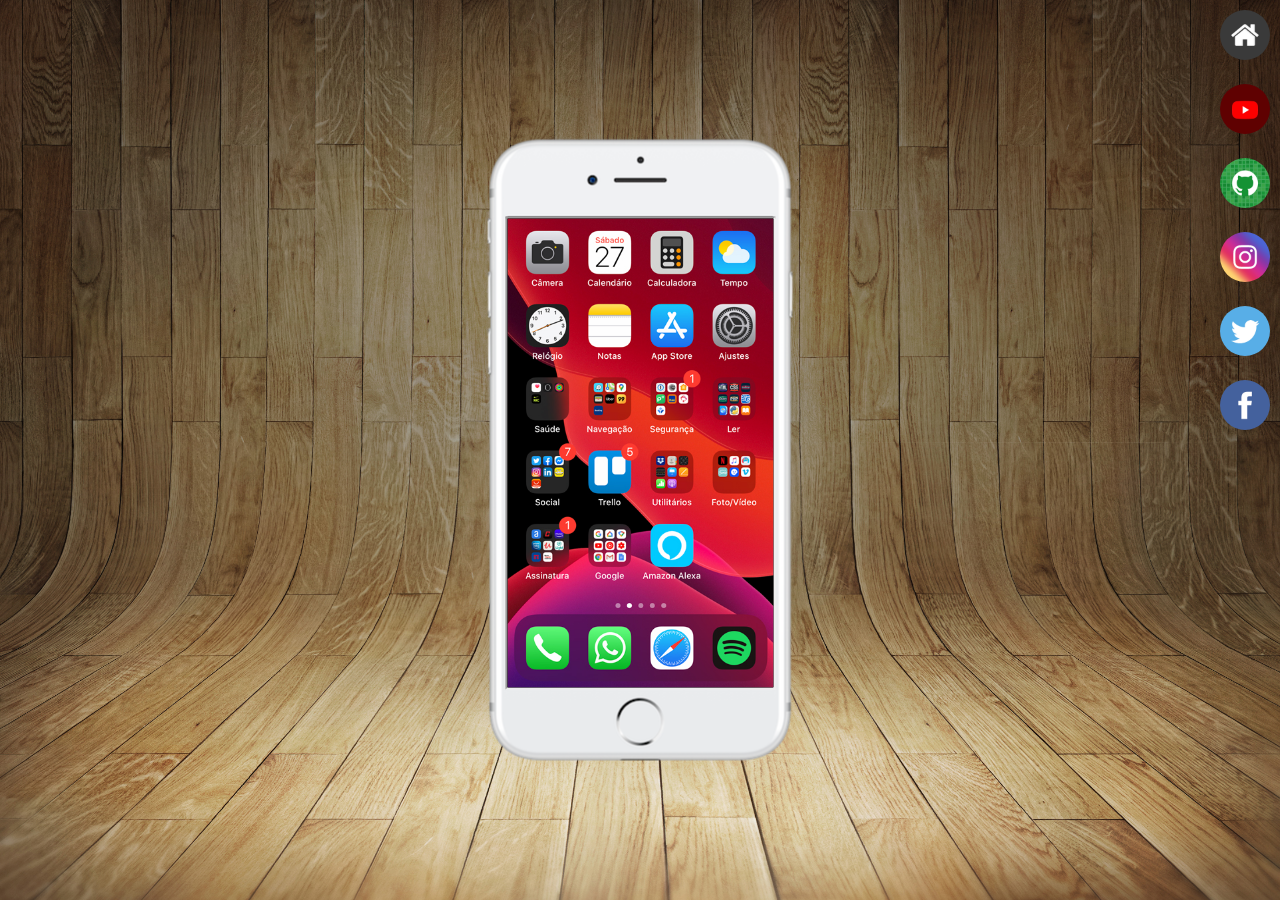
<file: index.html>
<!DOCTYPE html>
<html lang="pt-br">
<head>
    <meta charset="UTF-8">
    <meta http-equiv="X-UA-Compatible" content="IE=edge">
    <meta name="viewport" content="width=device-width, initial-scale=1.0">
    <title>Projeto Redes Sociais</title>

    <link rel="shortcut icon" href="favicon.ico" type="image/x-icon">
    <link rel="stylesheet" href="estilos/style.css">
</head>
<body>

    <main>
        <section id="telefone">
            <iframe src="home.html" frameborder="1" name="tela" id="tela"></iframe>
        </section>

        <section id="redes-sociais">
            <a href="home.html" target="tela"><img src="imagens/logo-home.jpg" alt="Logo Home"></a><br>
            <a href="youtube.html" target="tela"><img src="imagens/logo-youtube.jpg" alt="Logo do Youtube"></a><br>
            <a href="github.html" target="tela"><img src="imagens/logo-github.jpg" alt="Logo do GitHub"></a><br>
            <a href="instagram.html" target="tela"><img src="imagens/logo-instagram.jpg" alt="Logo do Instagram"></a><br>
            <a href="twitter.html" target="tela"><img src="imagens/logo-twitter.jpg" alt="Logo do Twitter"></a><br>
            <a href="facebook.html" target="tela"><img src="imagens/logo-facebook.jpg" alt="Logo do Facebook"></a>
        </section>

    </main>
    
</body>
</html>
</file>
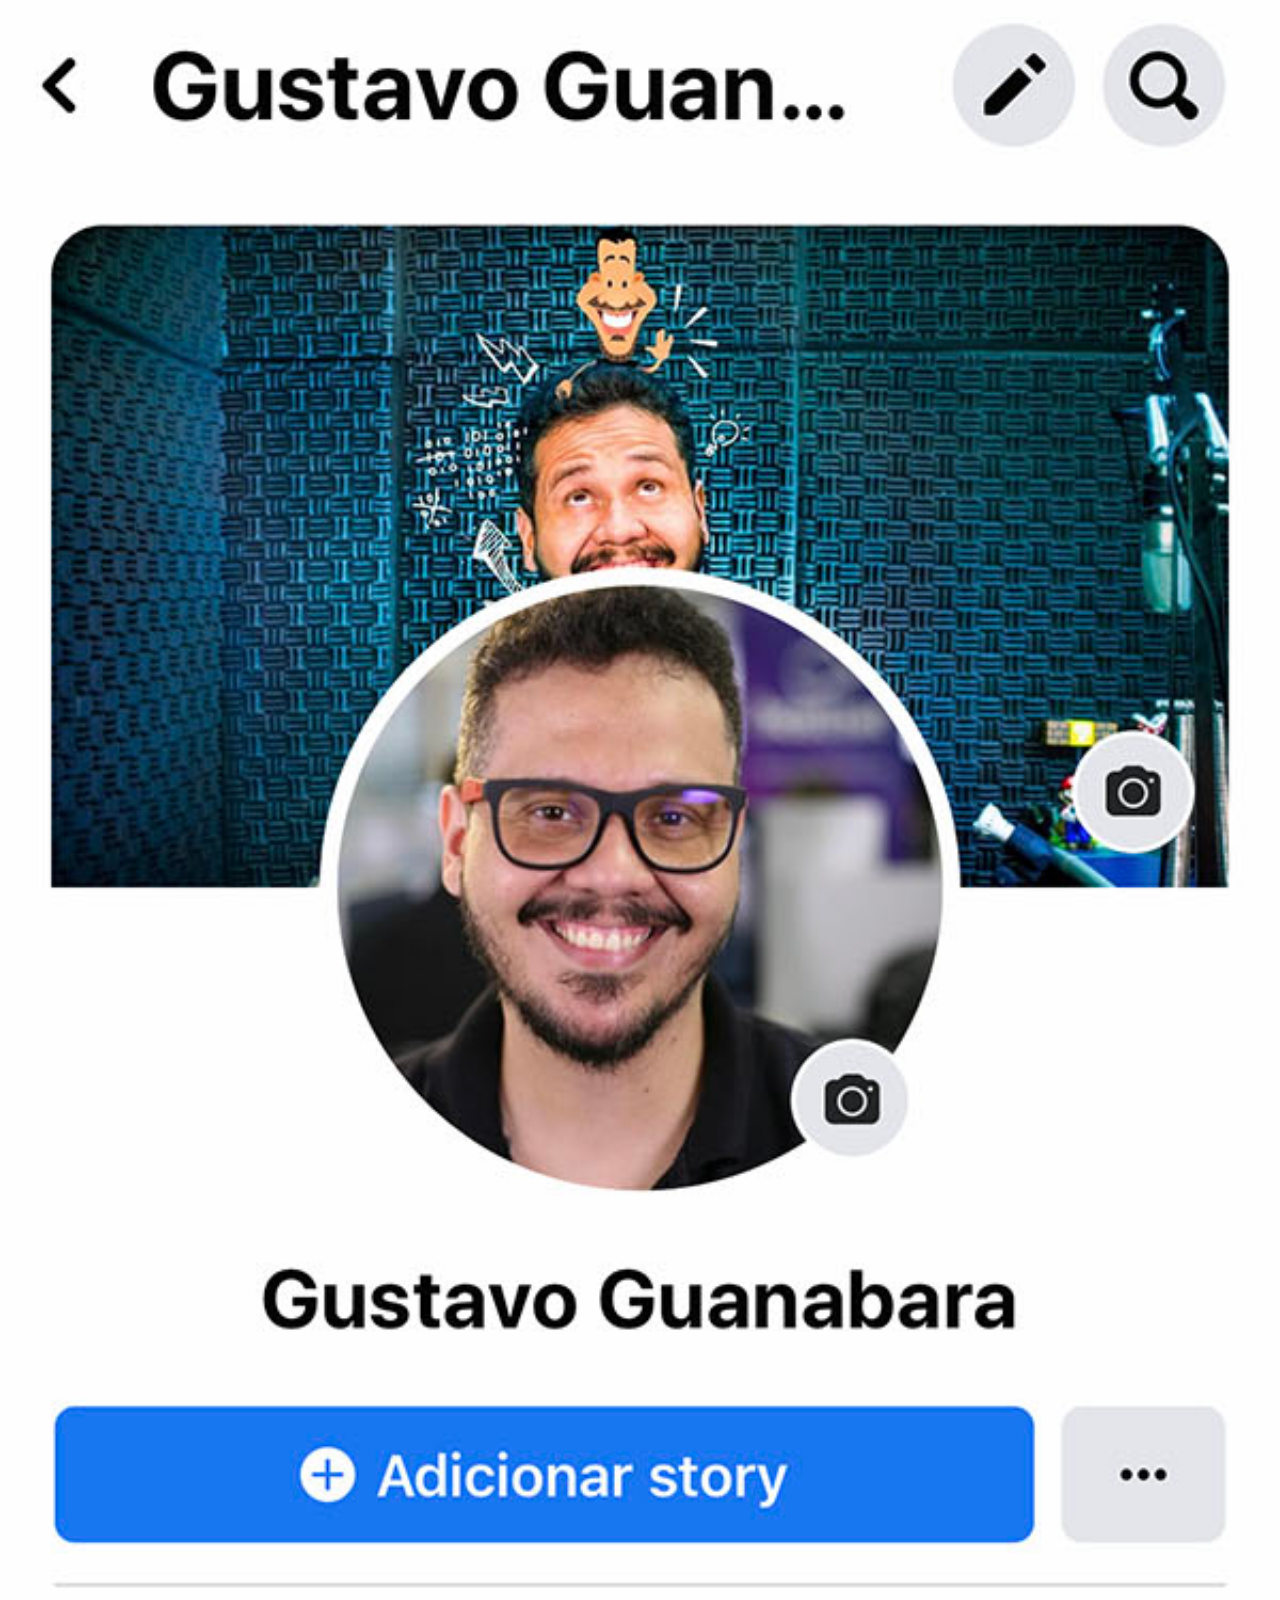
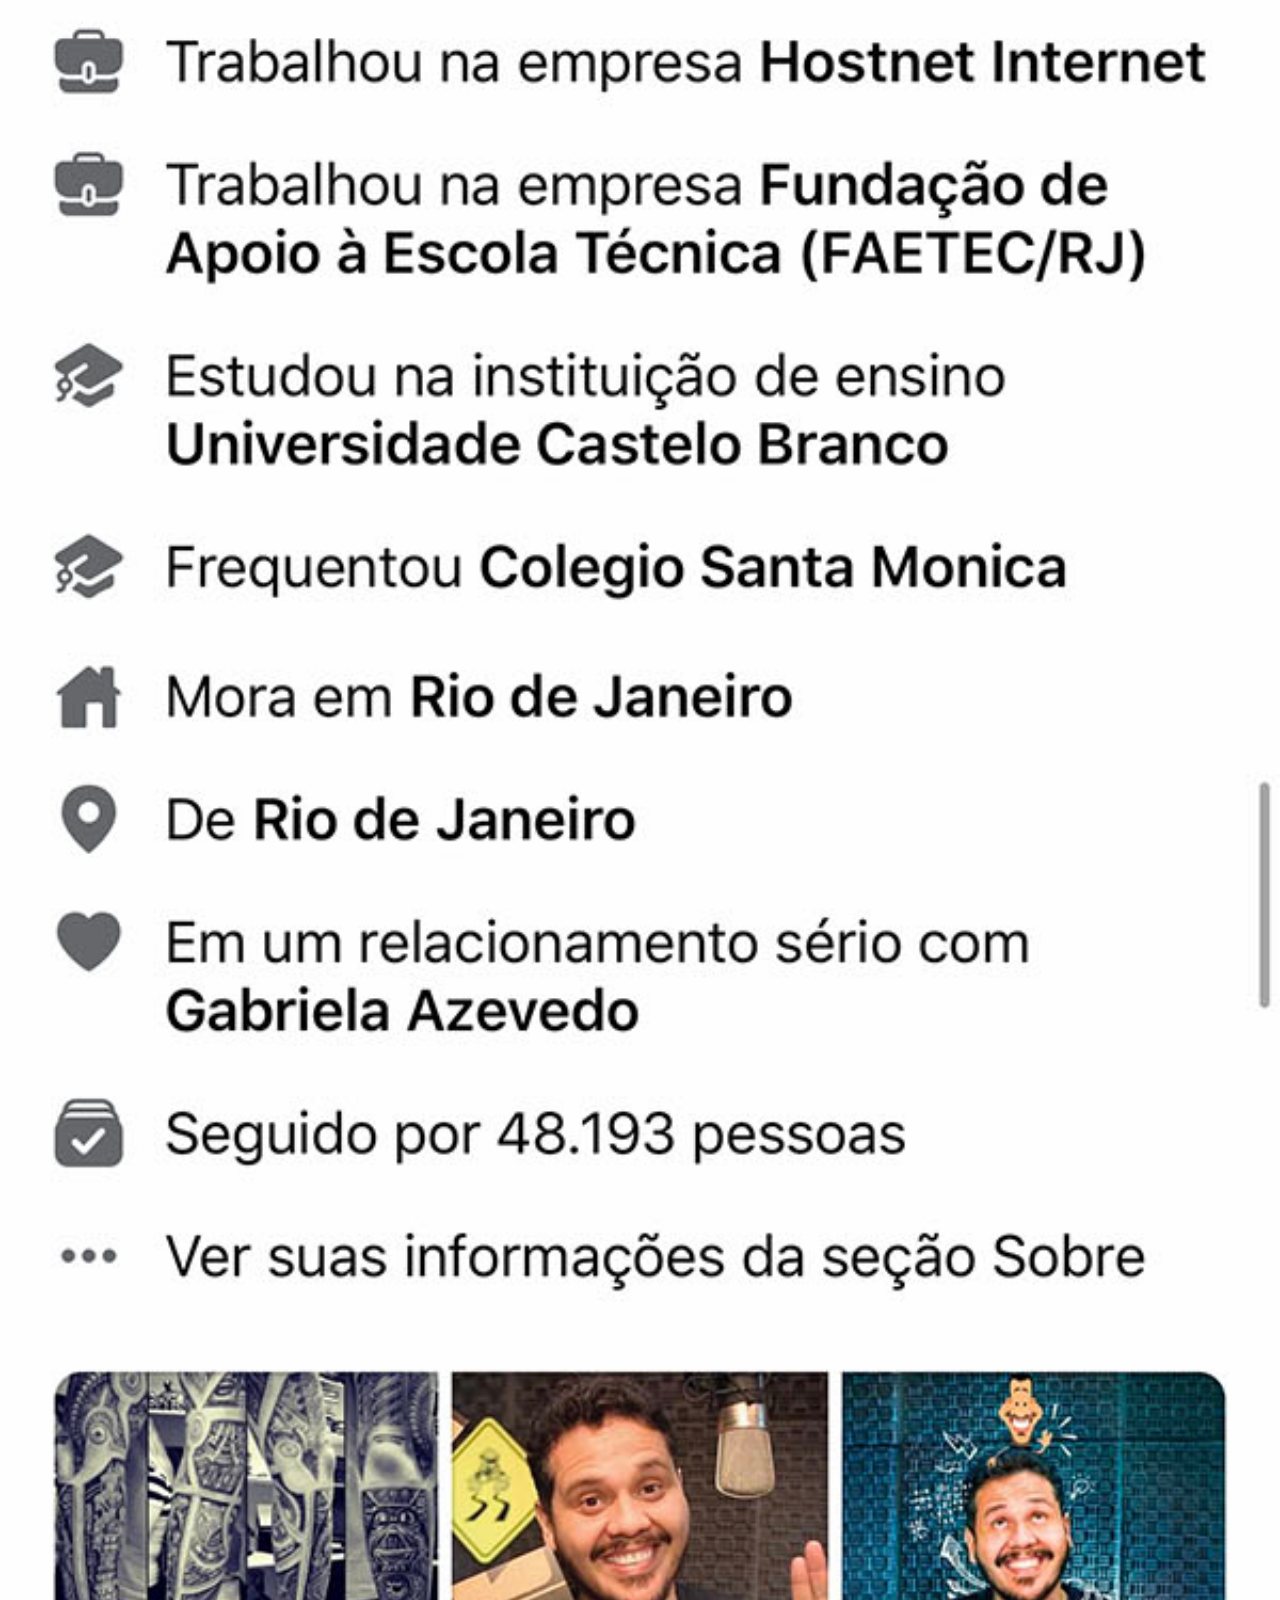
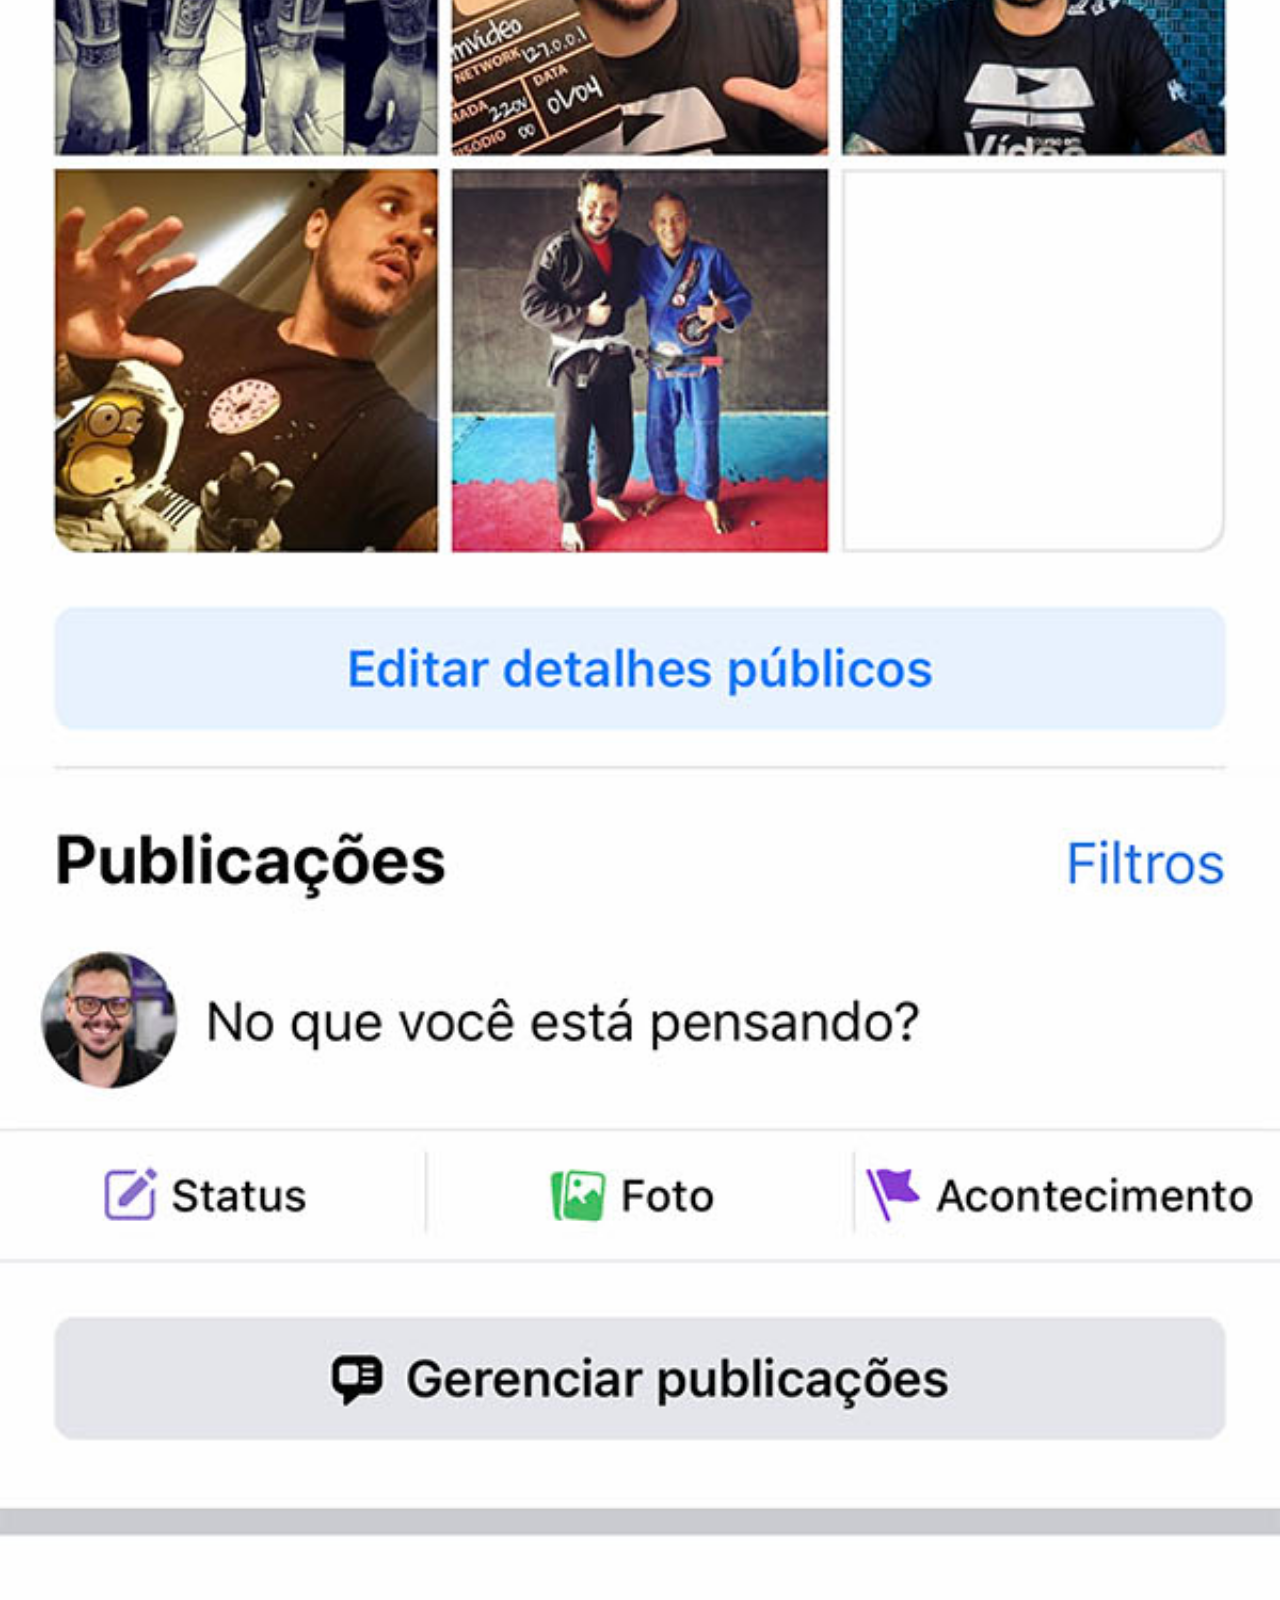
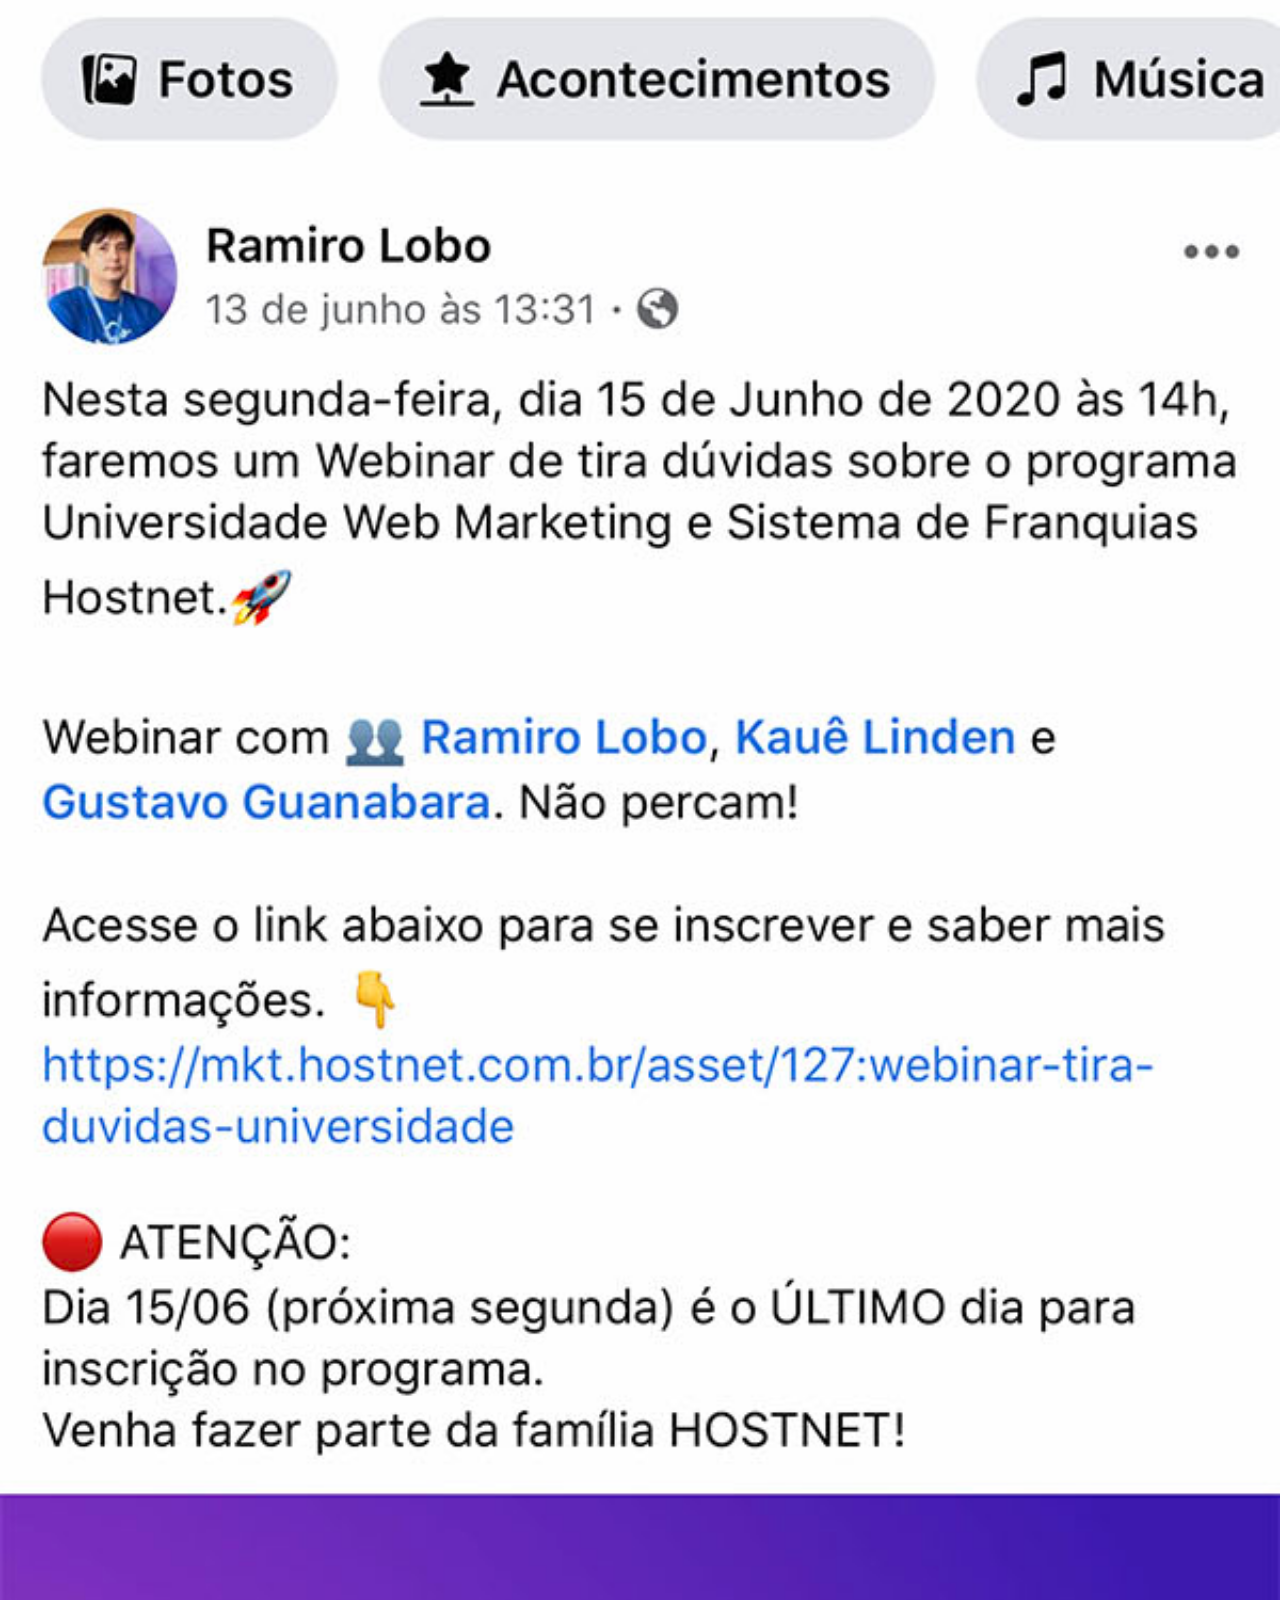
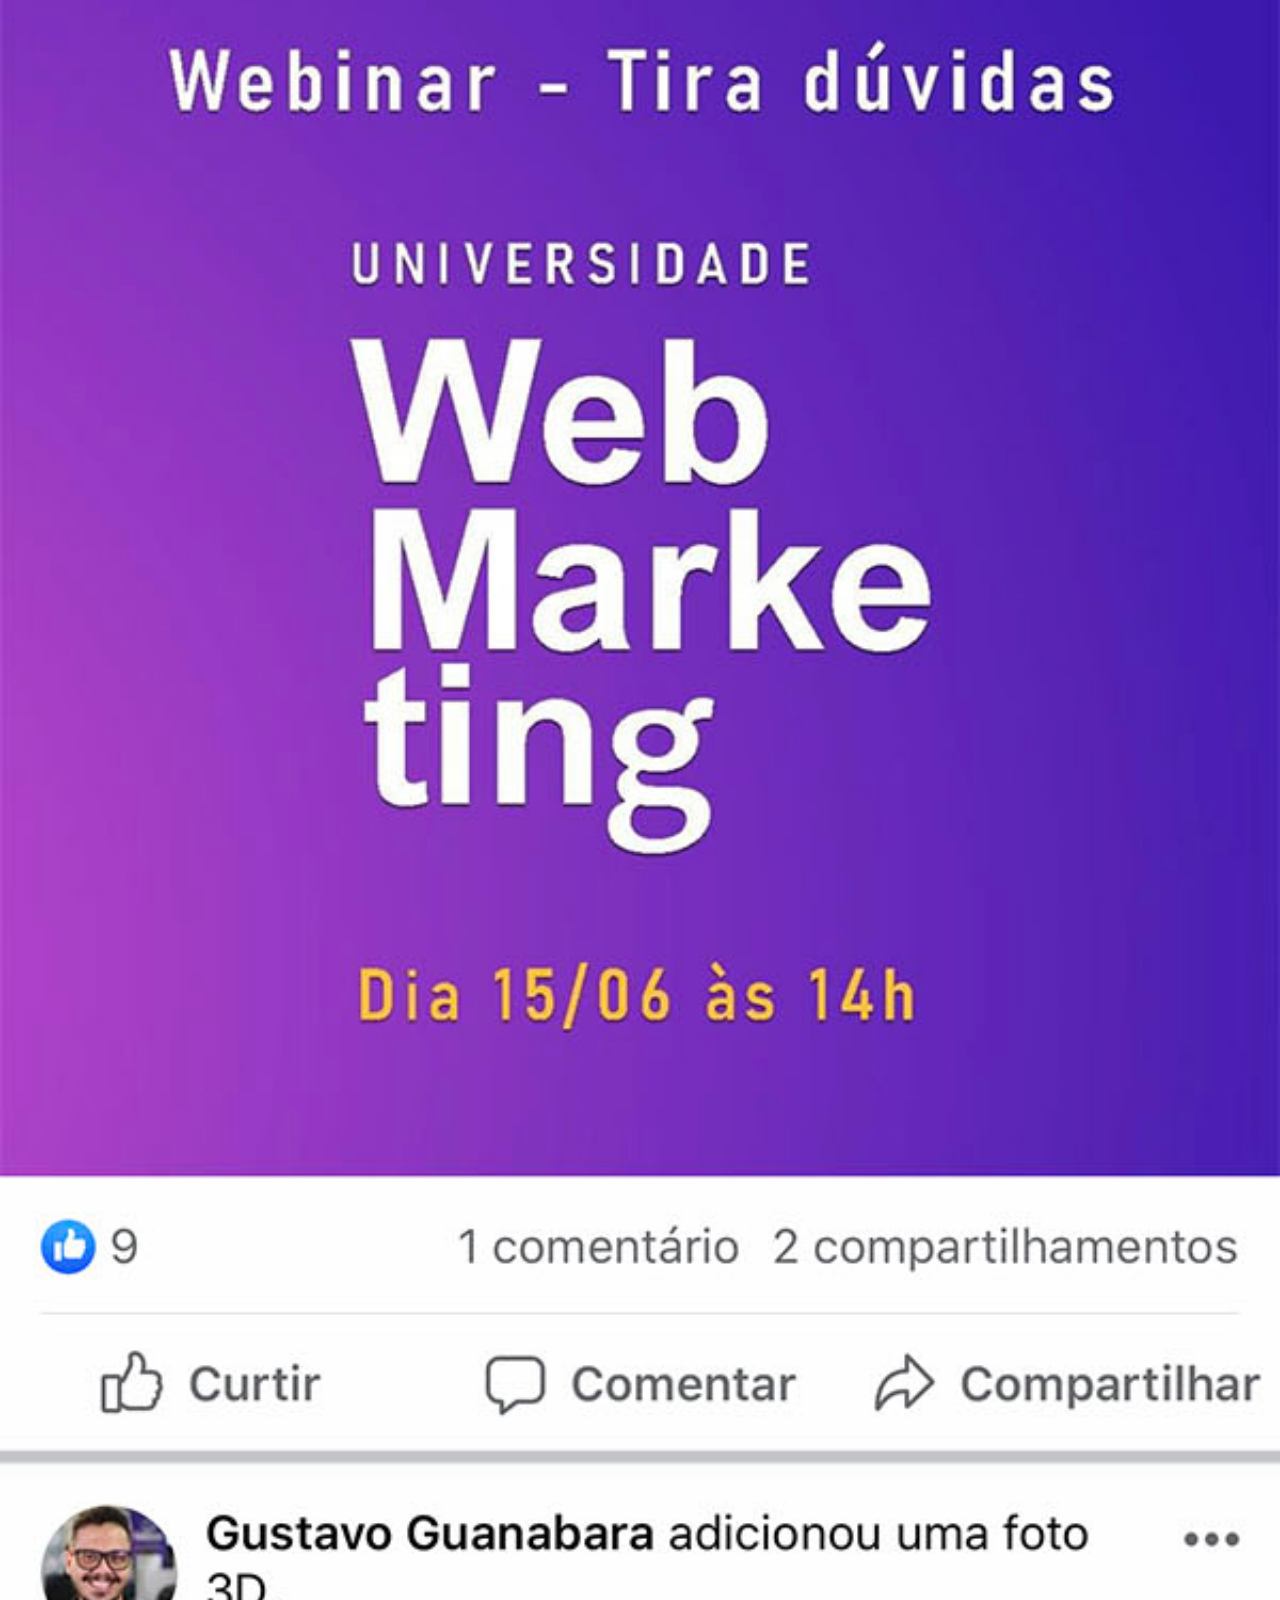
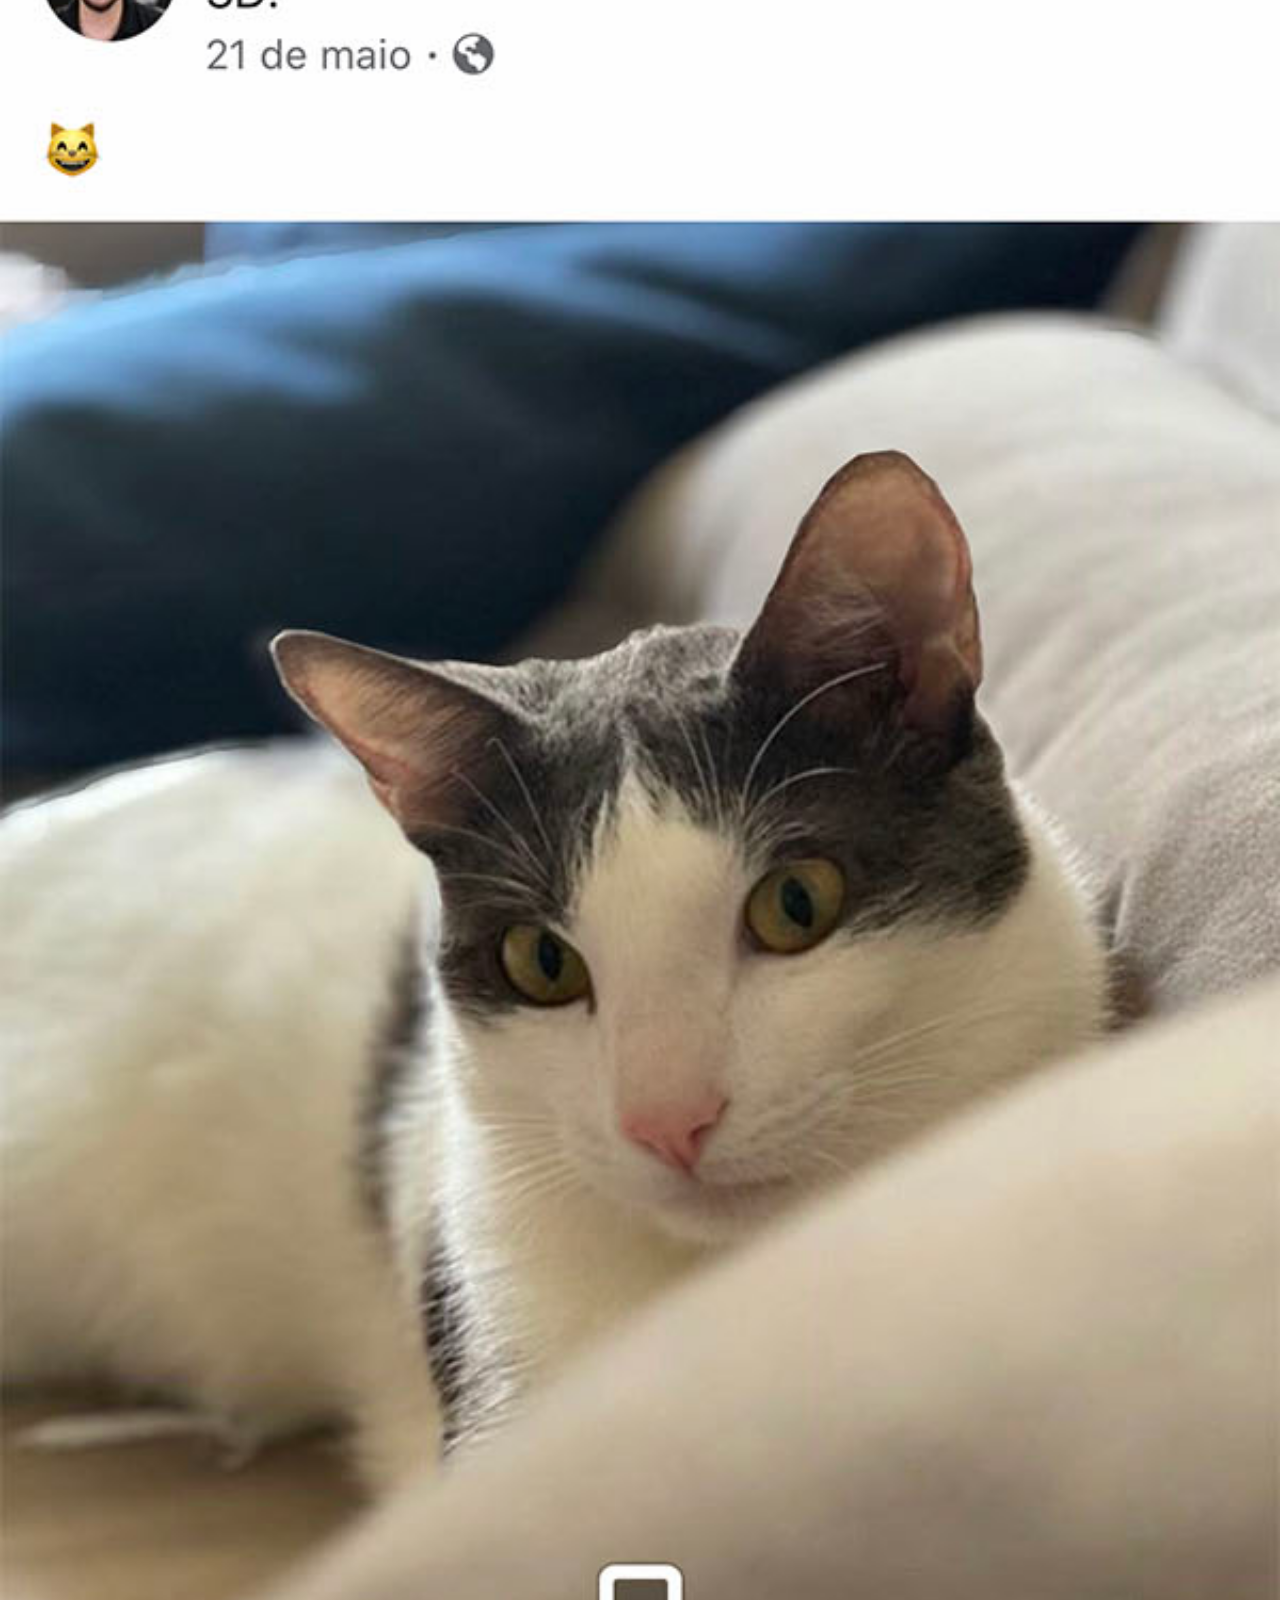
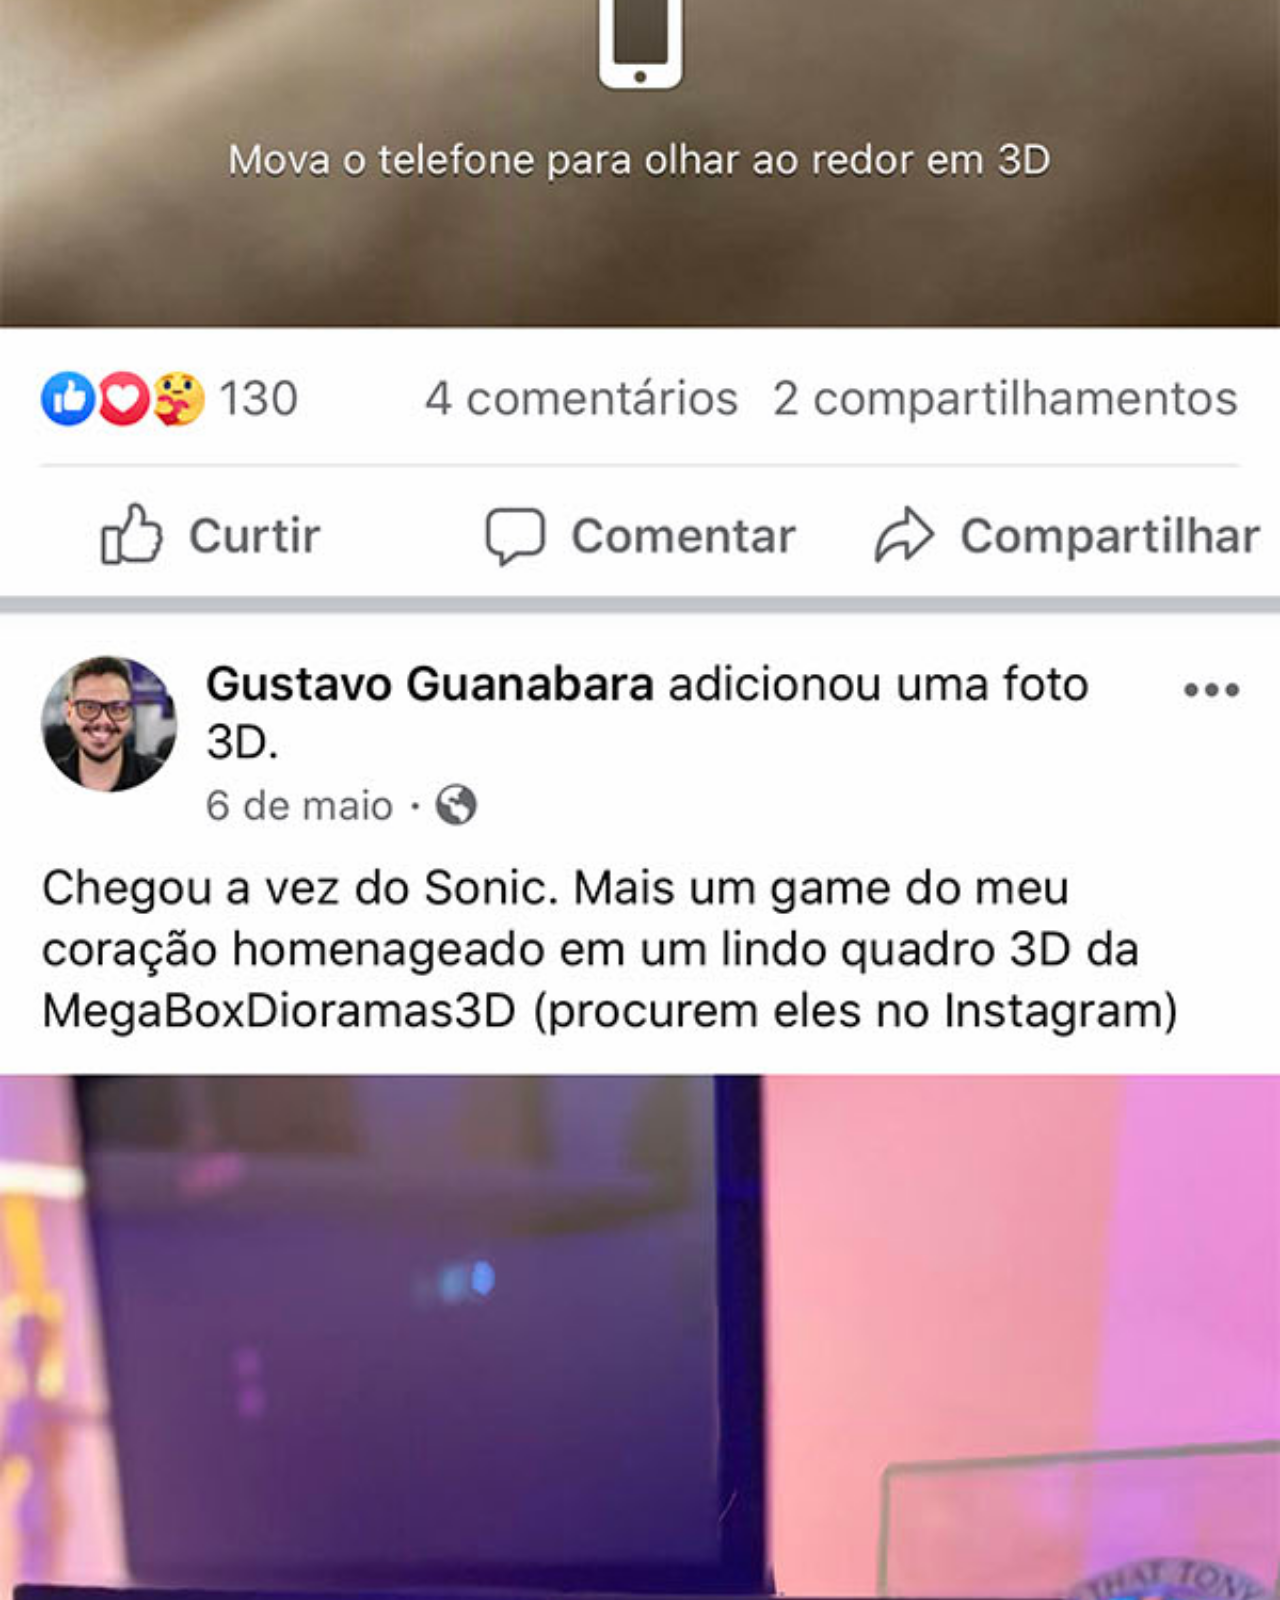
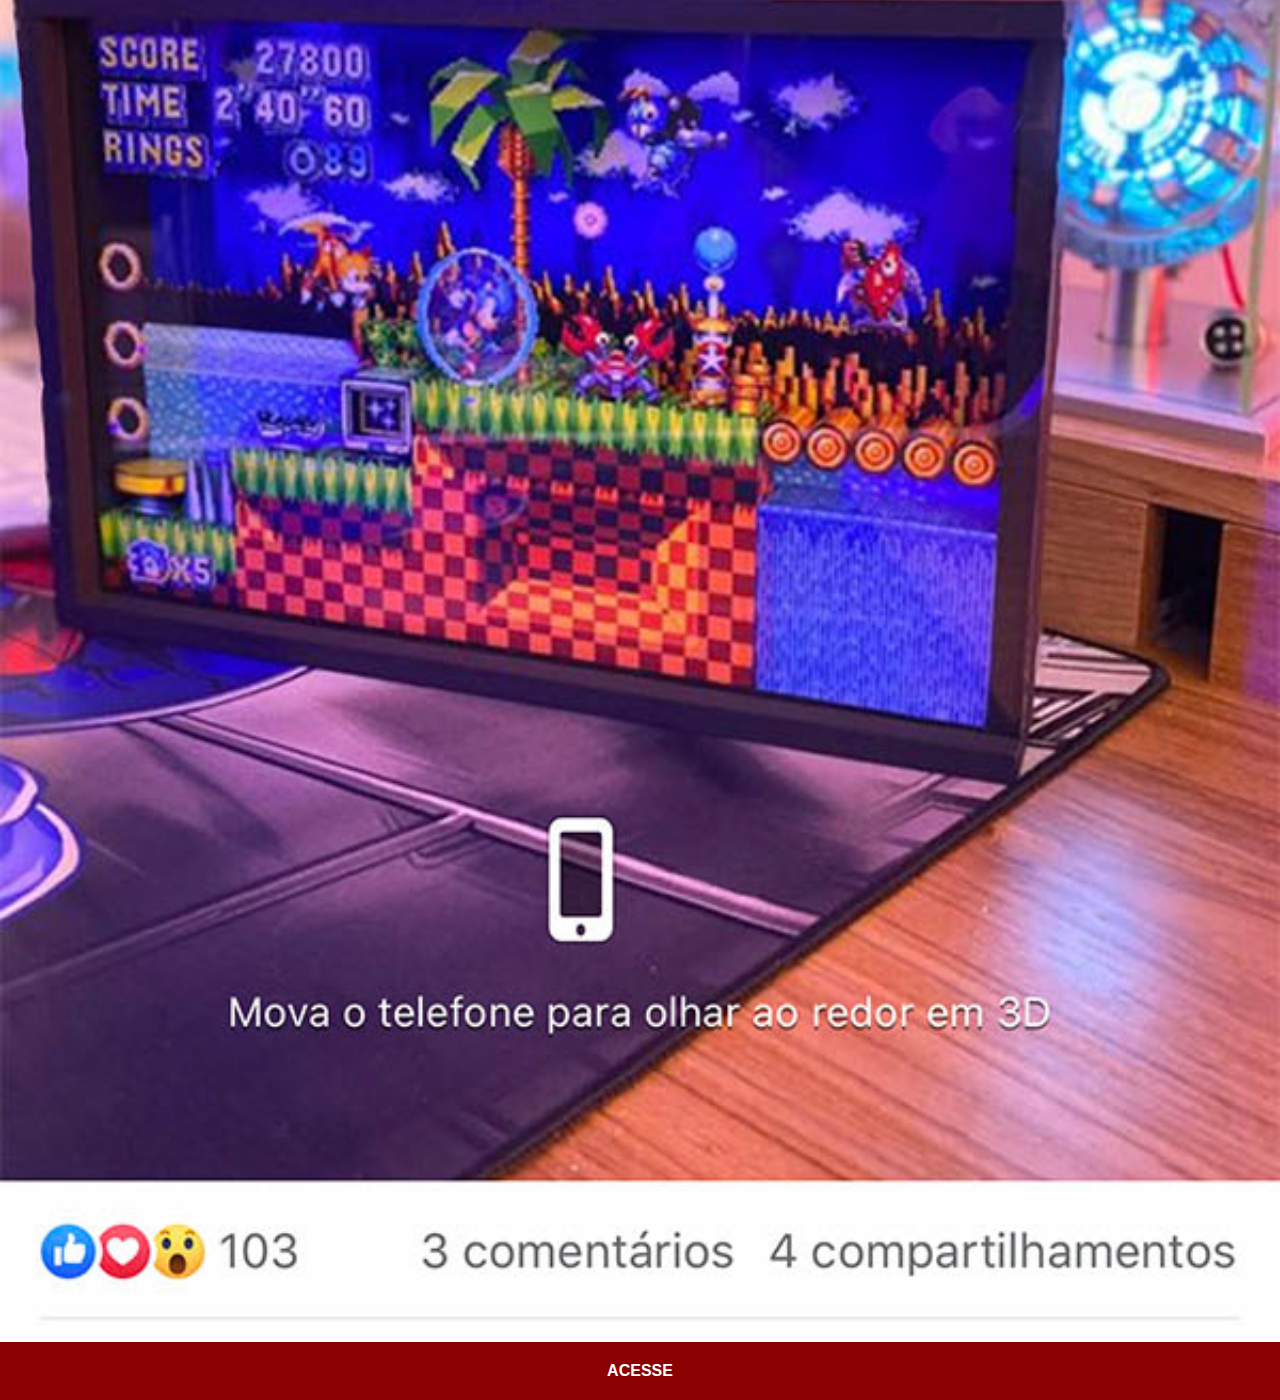
<file: facebook.html>
<!DOCTYPE html>
<html lang="pt-br">
<head>
    <meta charset="UTF-8">
    <meta http-equiv="X-UA-Compatible" content="IE=edge">
    <meta name="viewport" content="width=device-width, initial-scale=1.0">
    <title>Facebook</title>
    <link rel="stylesheet" href="estilos/social.css">
</head>
<body>
    <img src="imagens/tela-facebook.jpg" alt="Facebook">
    <a href="https://www.facebook.com/gustavoguanabara/?locale=pt_BR" target="_blank"> ACESSE</a>
</body>
</html>
</file>
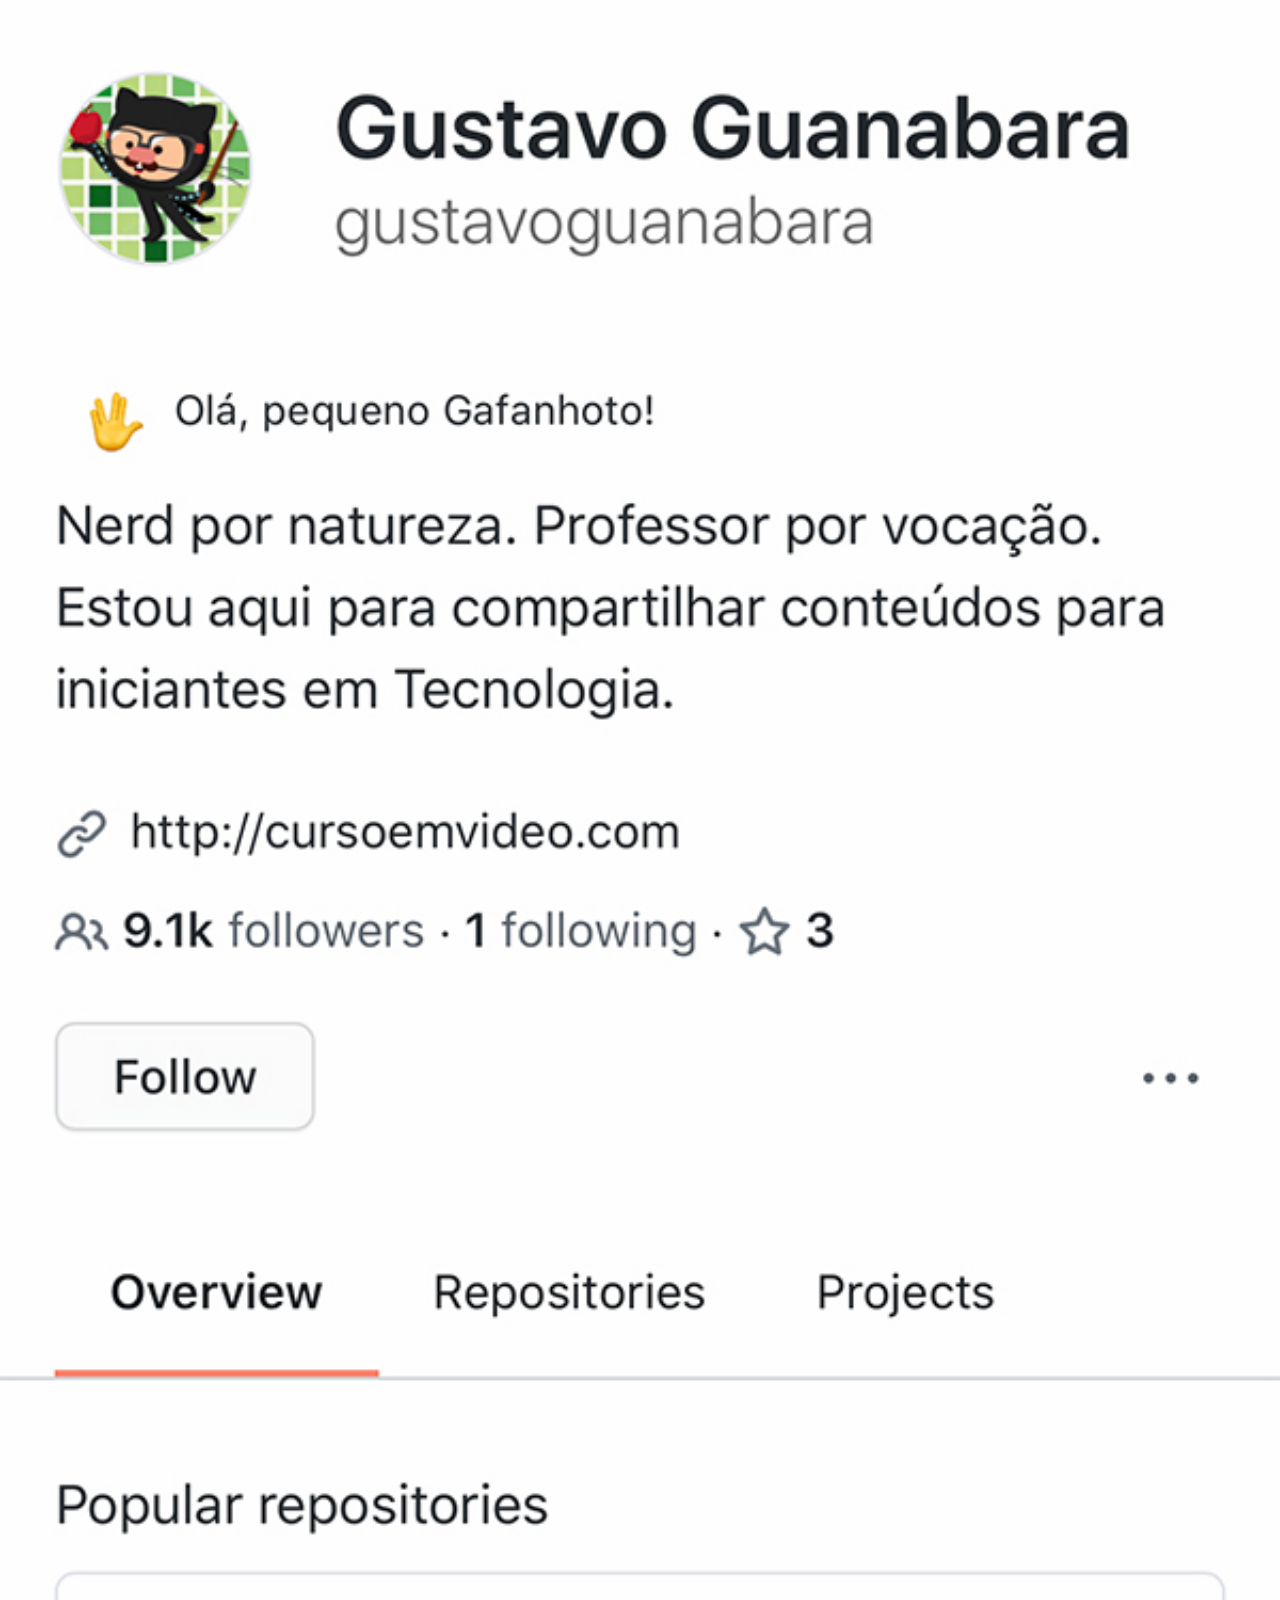
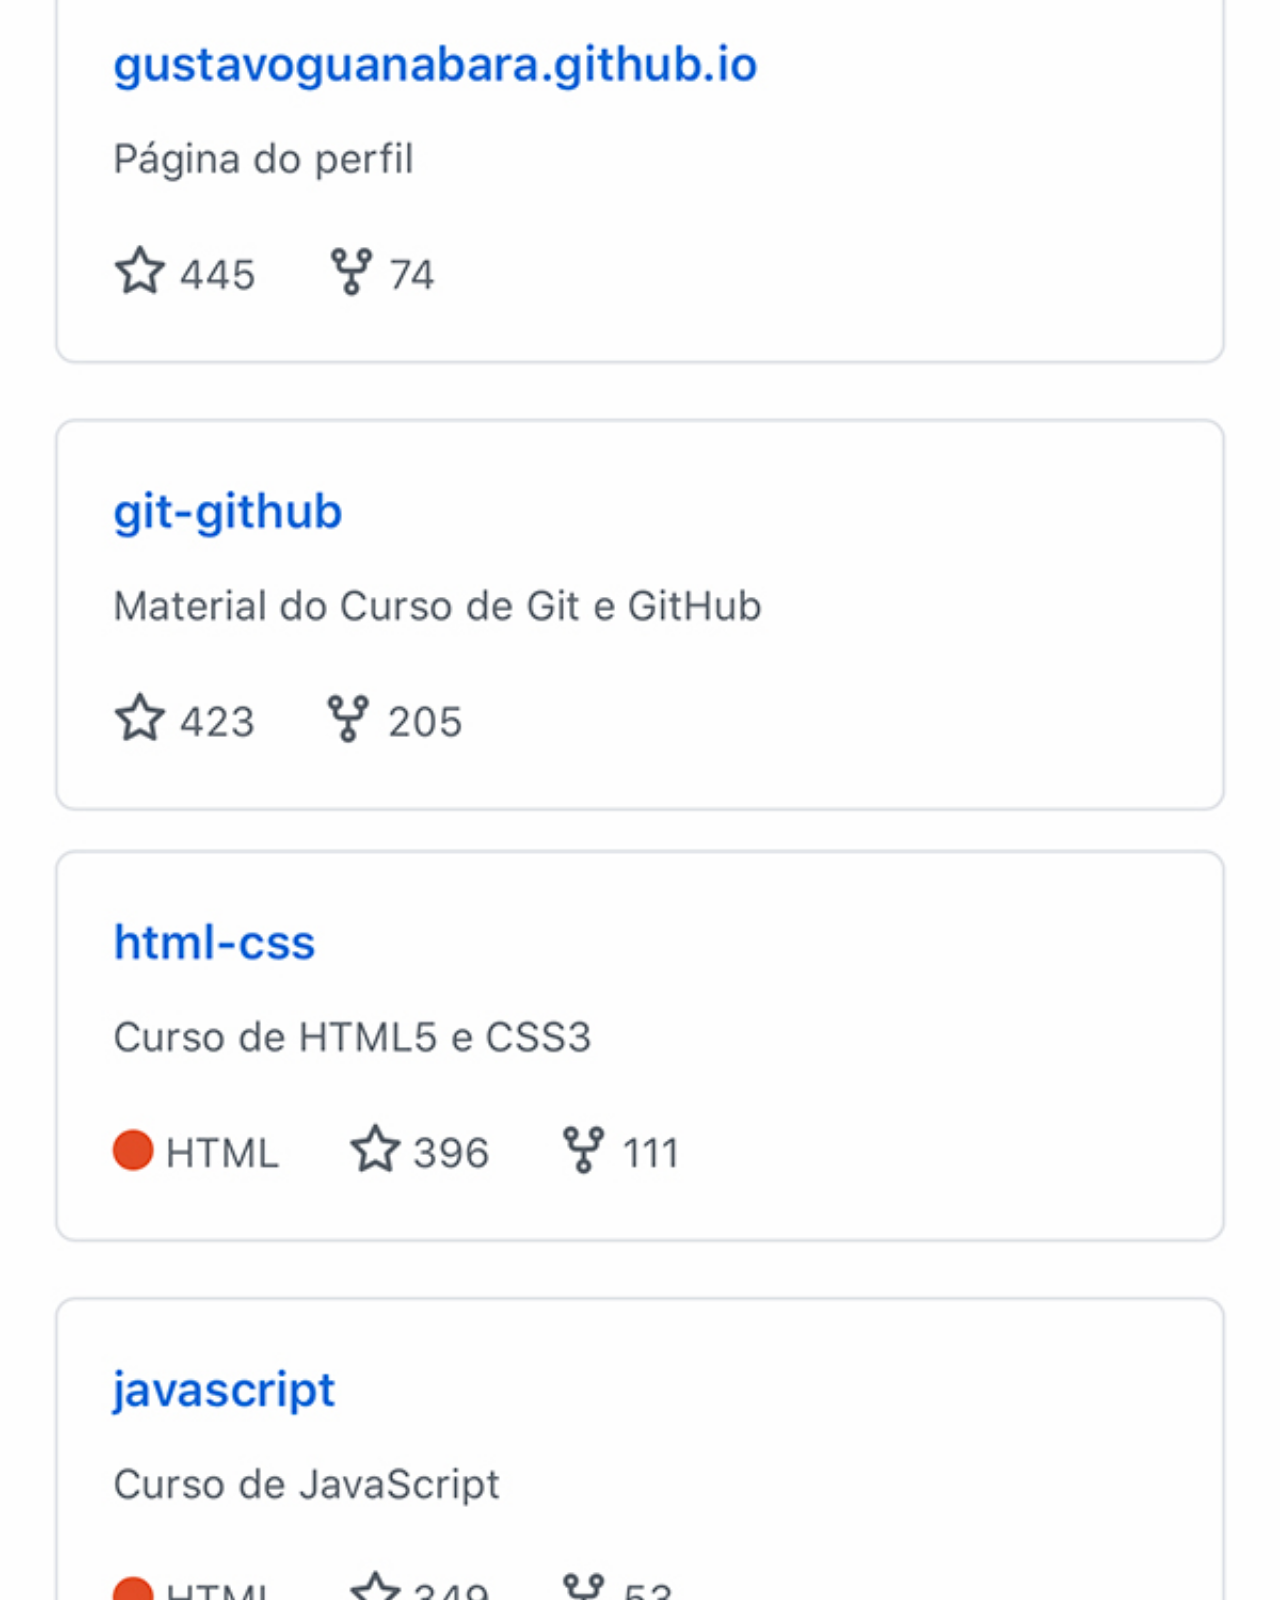
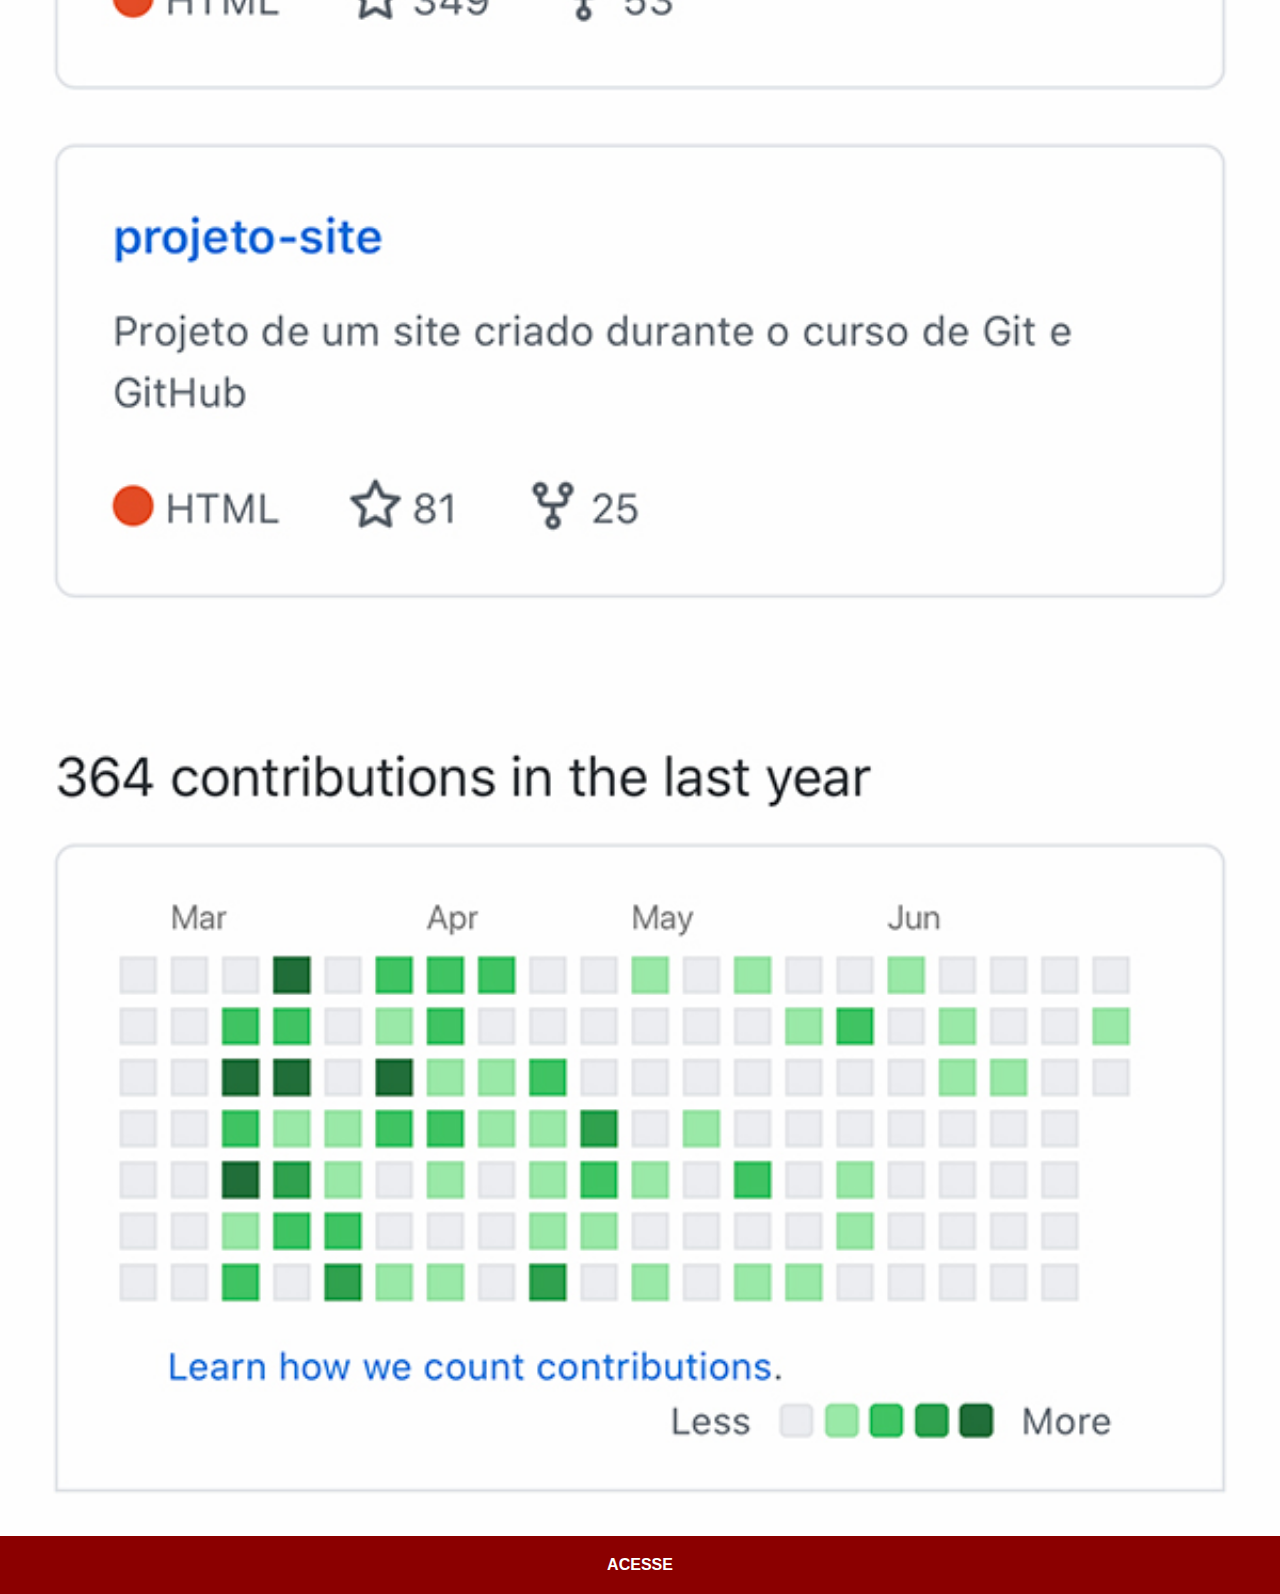
<file: github.html>
<!DOCTYPE html>
<html lang="pt-br">
<head>
    <meta charset="UTF-8">
    <meta http-equiv="X-UA-Compatible" content="IE=edge">
    <meta name="viewport" content="width=device-width, initial-scale=1.0">
    <title>GitHub</title>
    <link rel="stylesheet" href="estilos/social.css">
</head>
<body>
   <img src="imagens/tela-github.jpg" alt="Github">
       <a href="https://github.com/gustavoguanabara" target="_blank"> ACESSE</a>
</body>
</html>
</file>
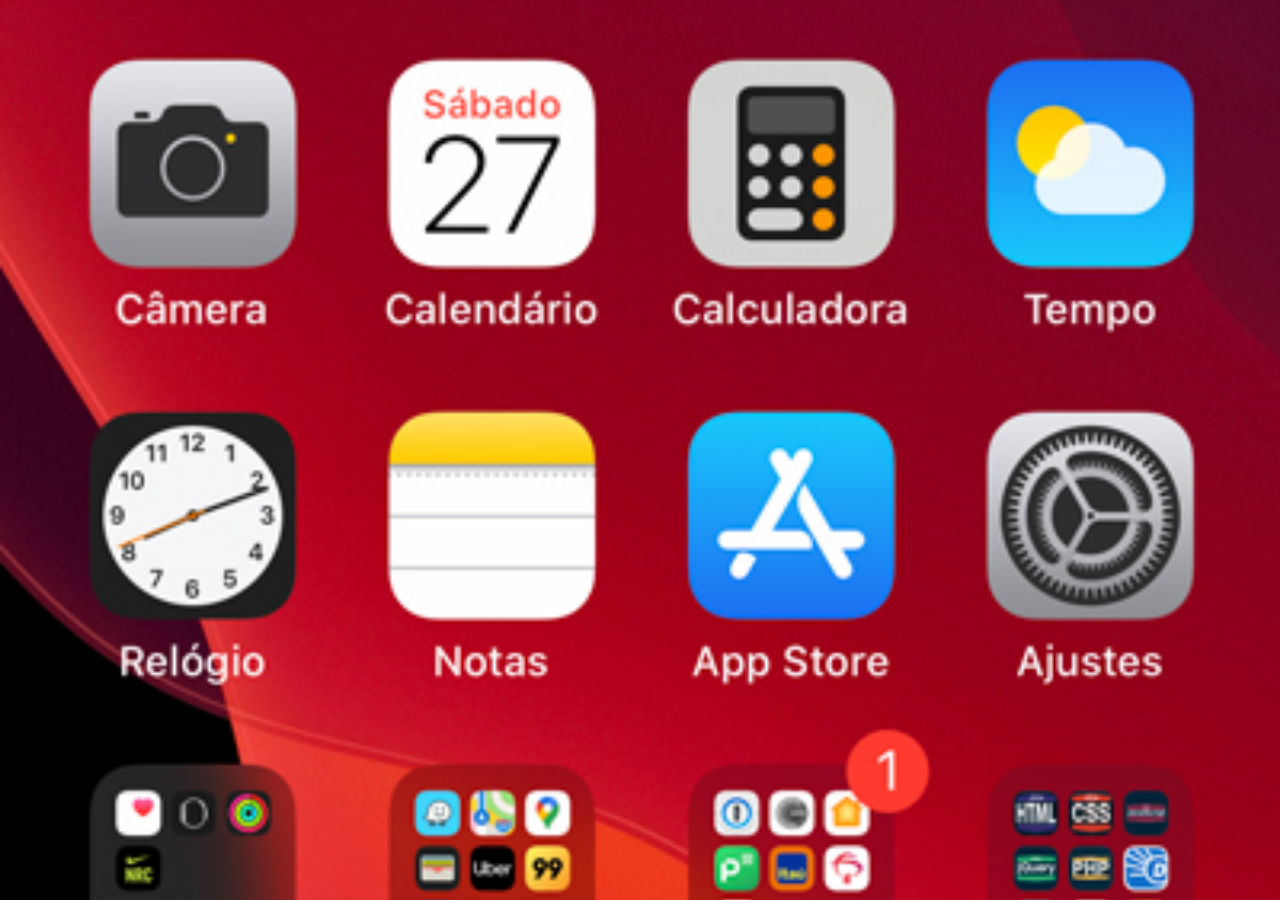
<file: home.html>
<!DOCTYPE html>
<html lang="pt-br">
<head>
    <meta charset="UTF-8">
    <meta http-equiv="X-UA-Compatible" content="IE=edge">
    <meta name="viewport" content="width=device-width, initial-scale=1.0">
    <title>Home</title>

    <style>

        * {
            margin: 0px;
            padding: 0px;
        }

        body {
            width: 100vw;
            height: 100vh;
            background: black url(../imagens/tela-home.jpg) no-repeat top center;
            background-size: cover;
        }
    </style>
</head>
<body>
    
</body>
</html>
</file>
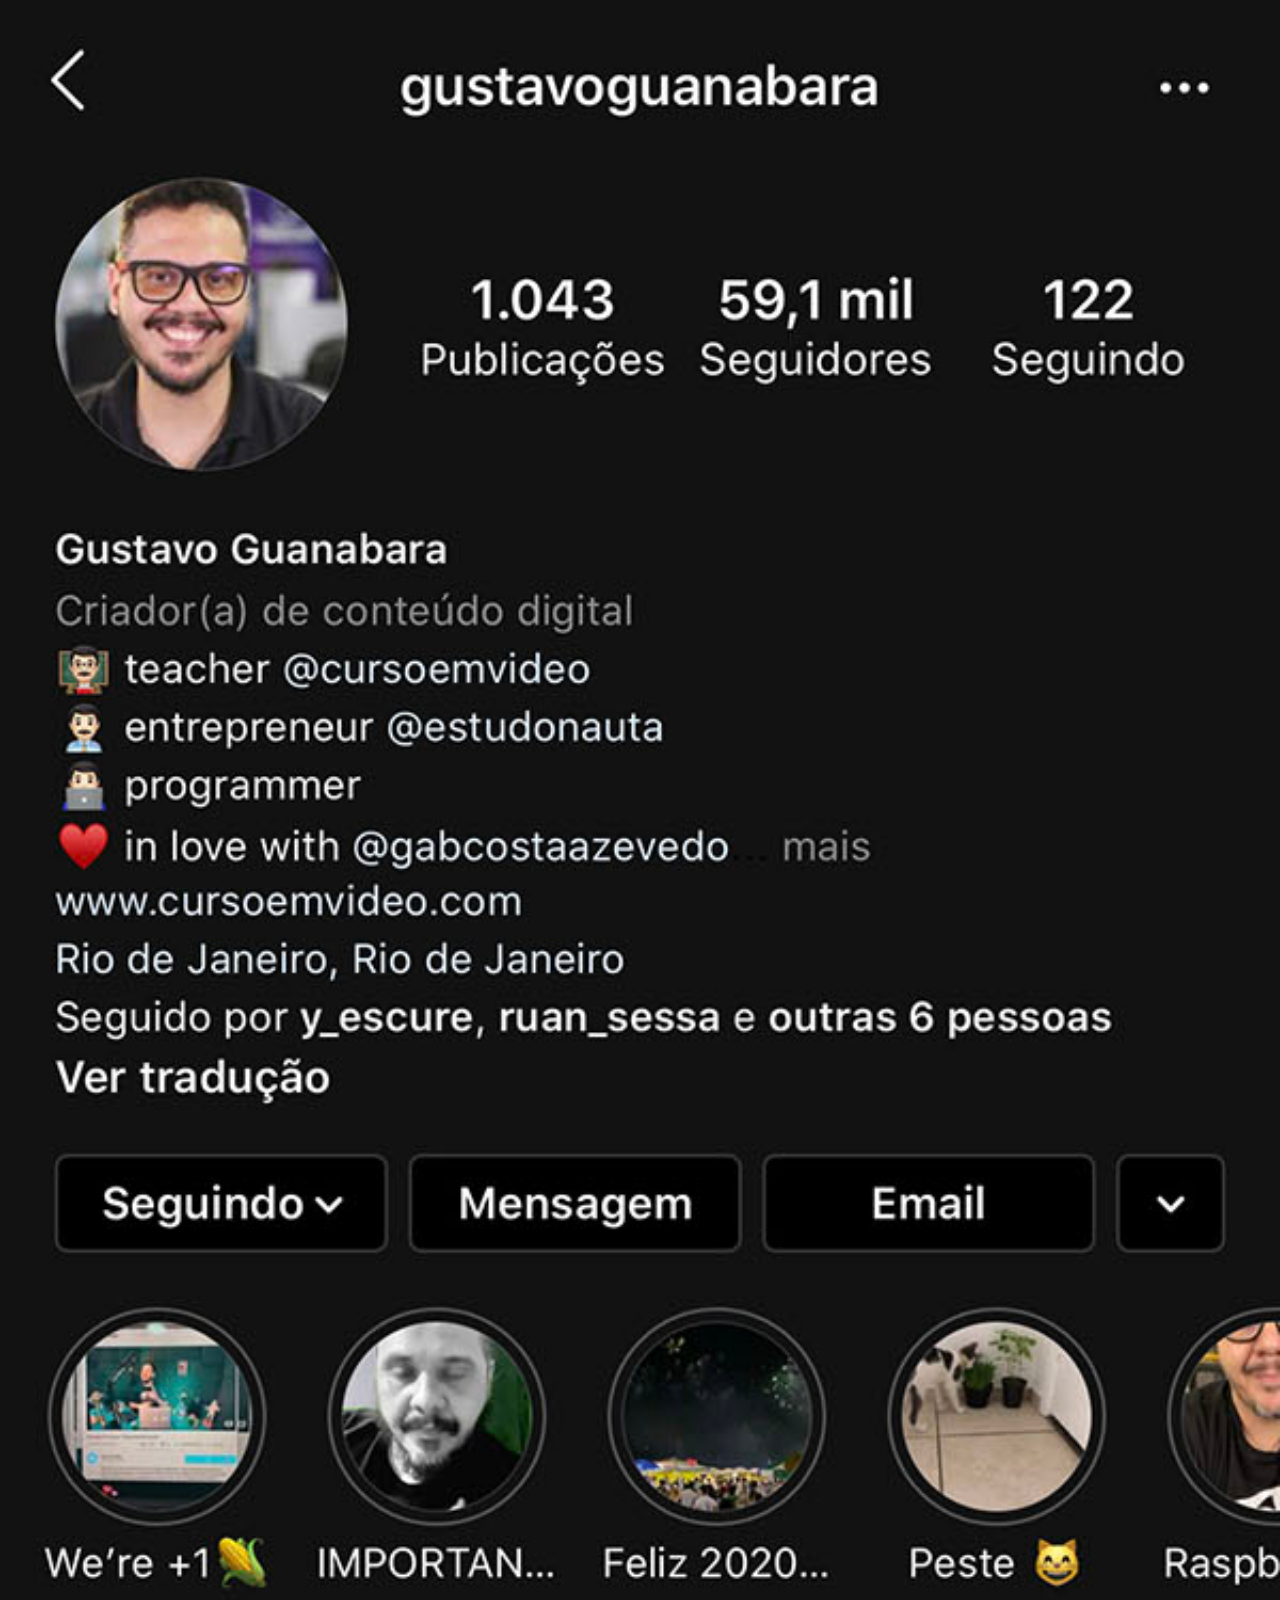
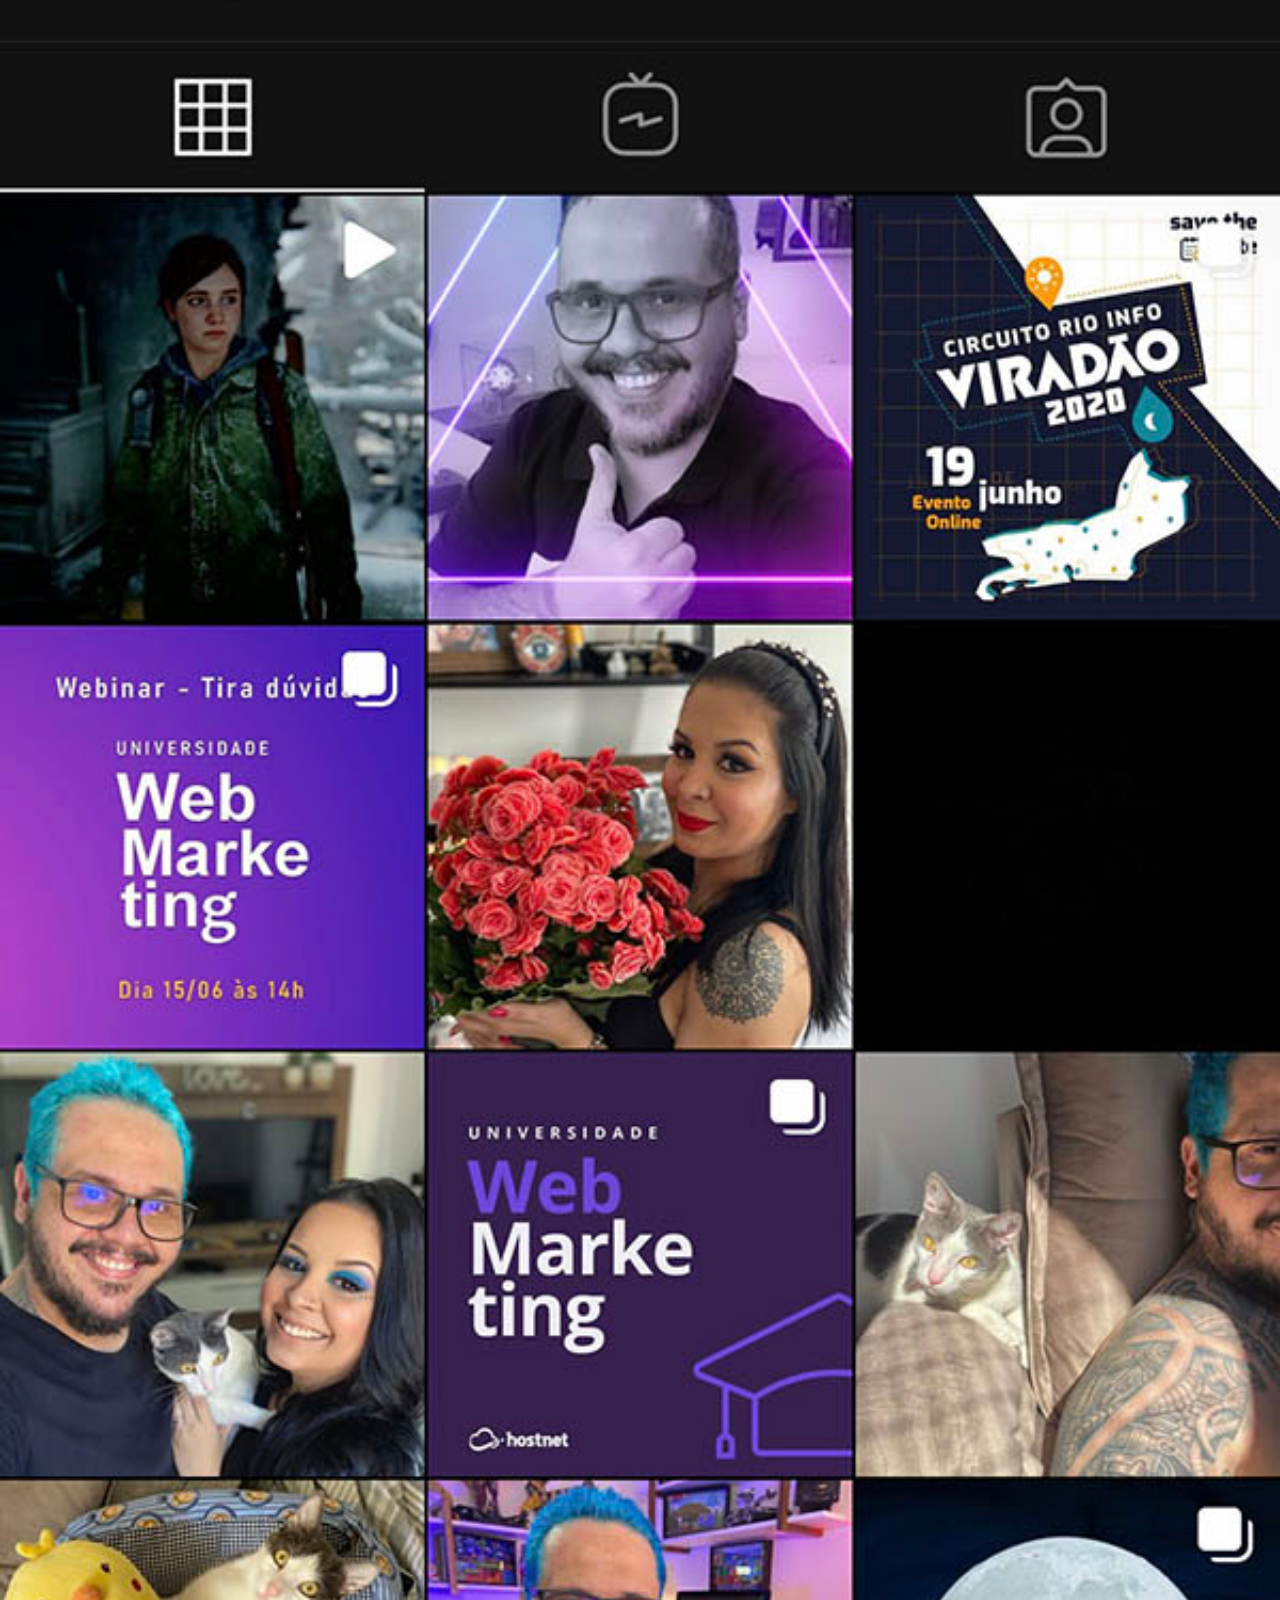
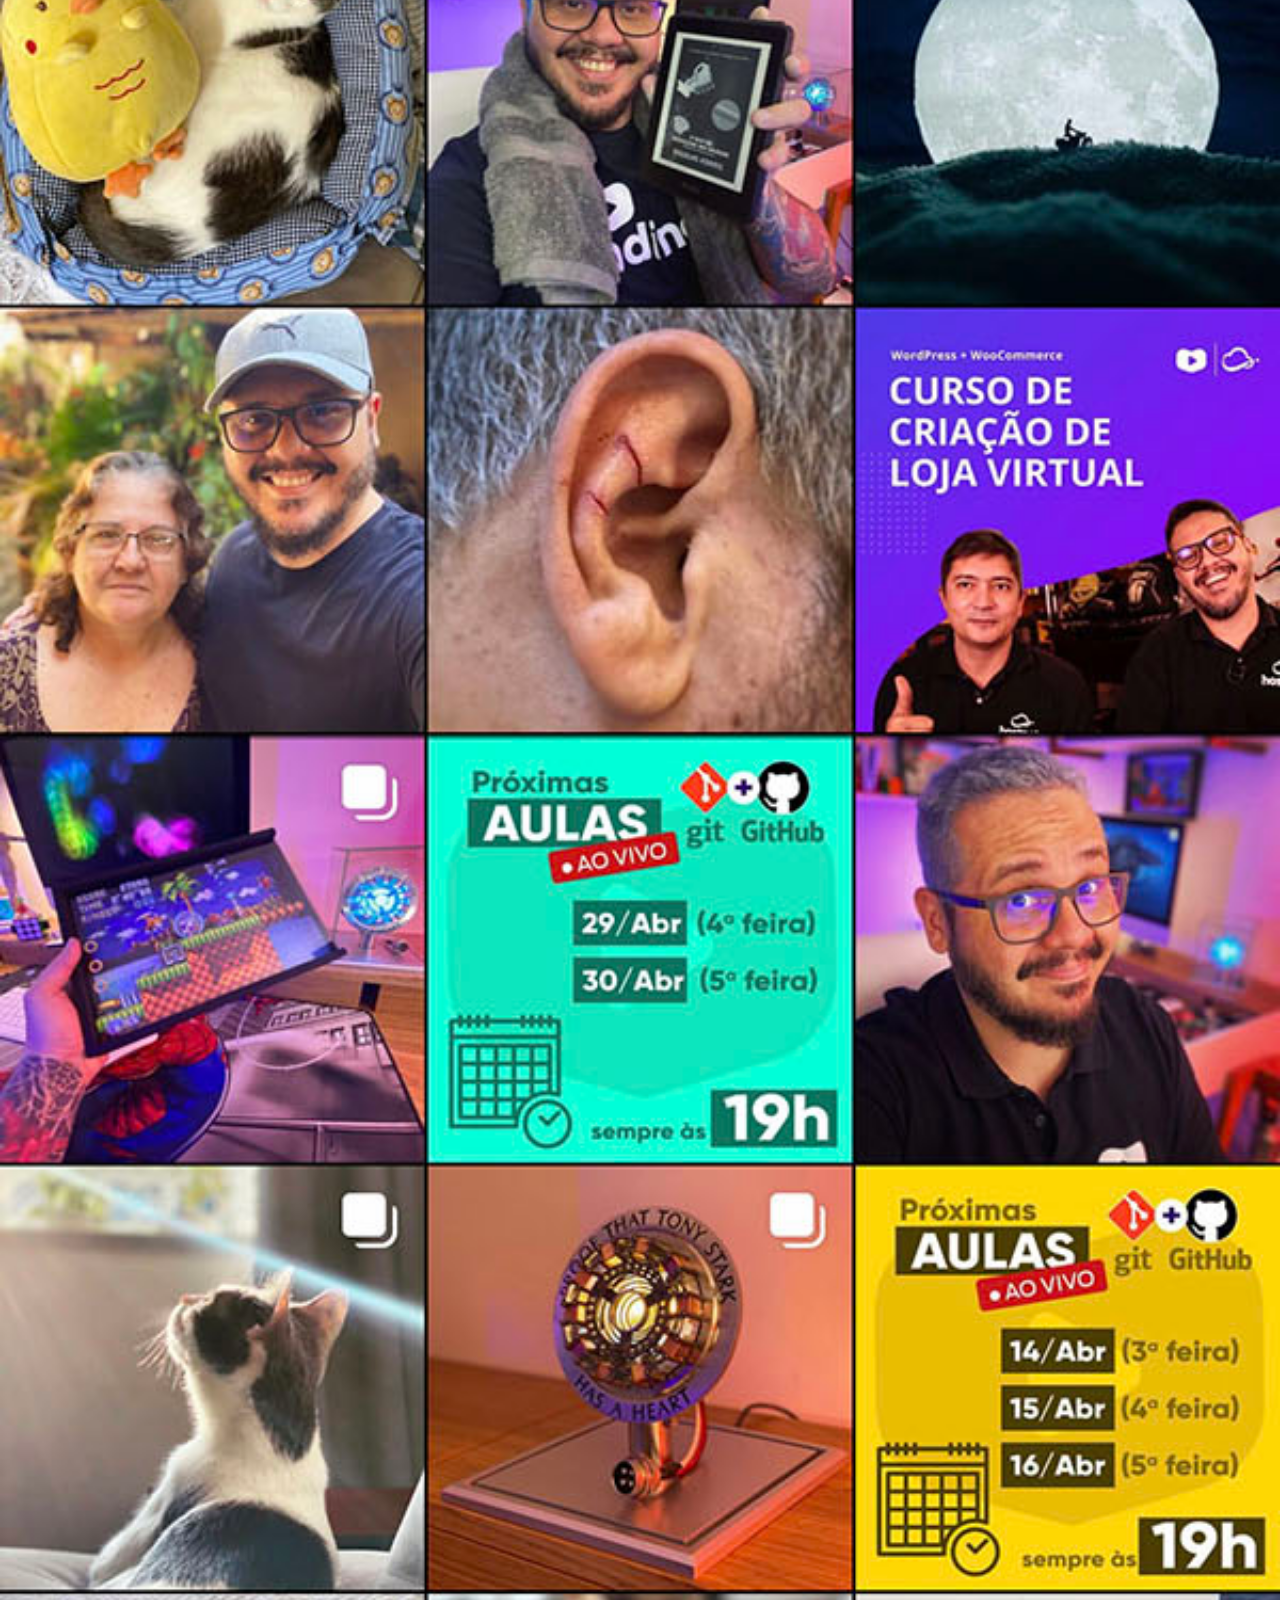
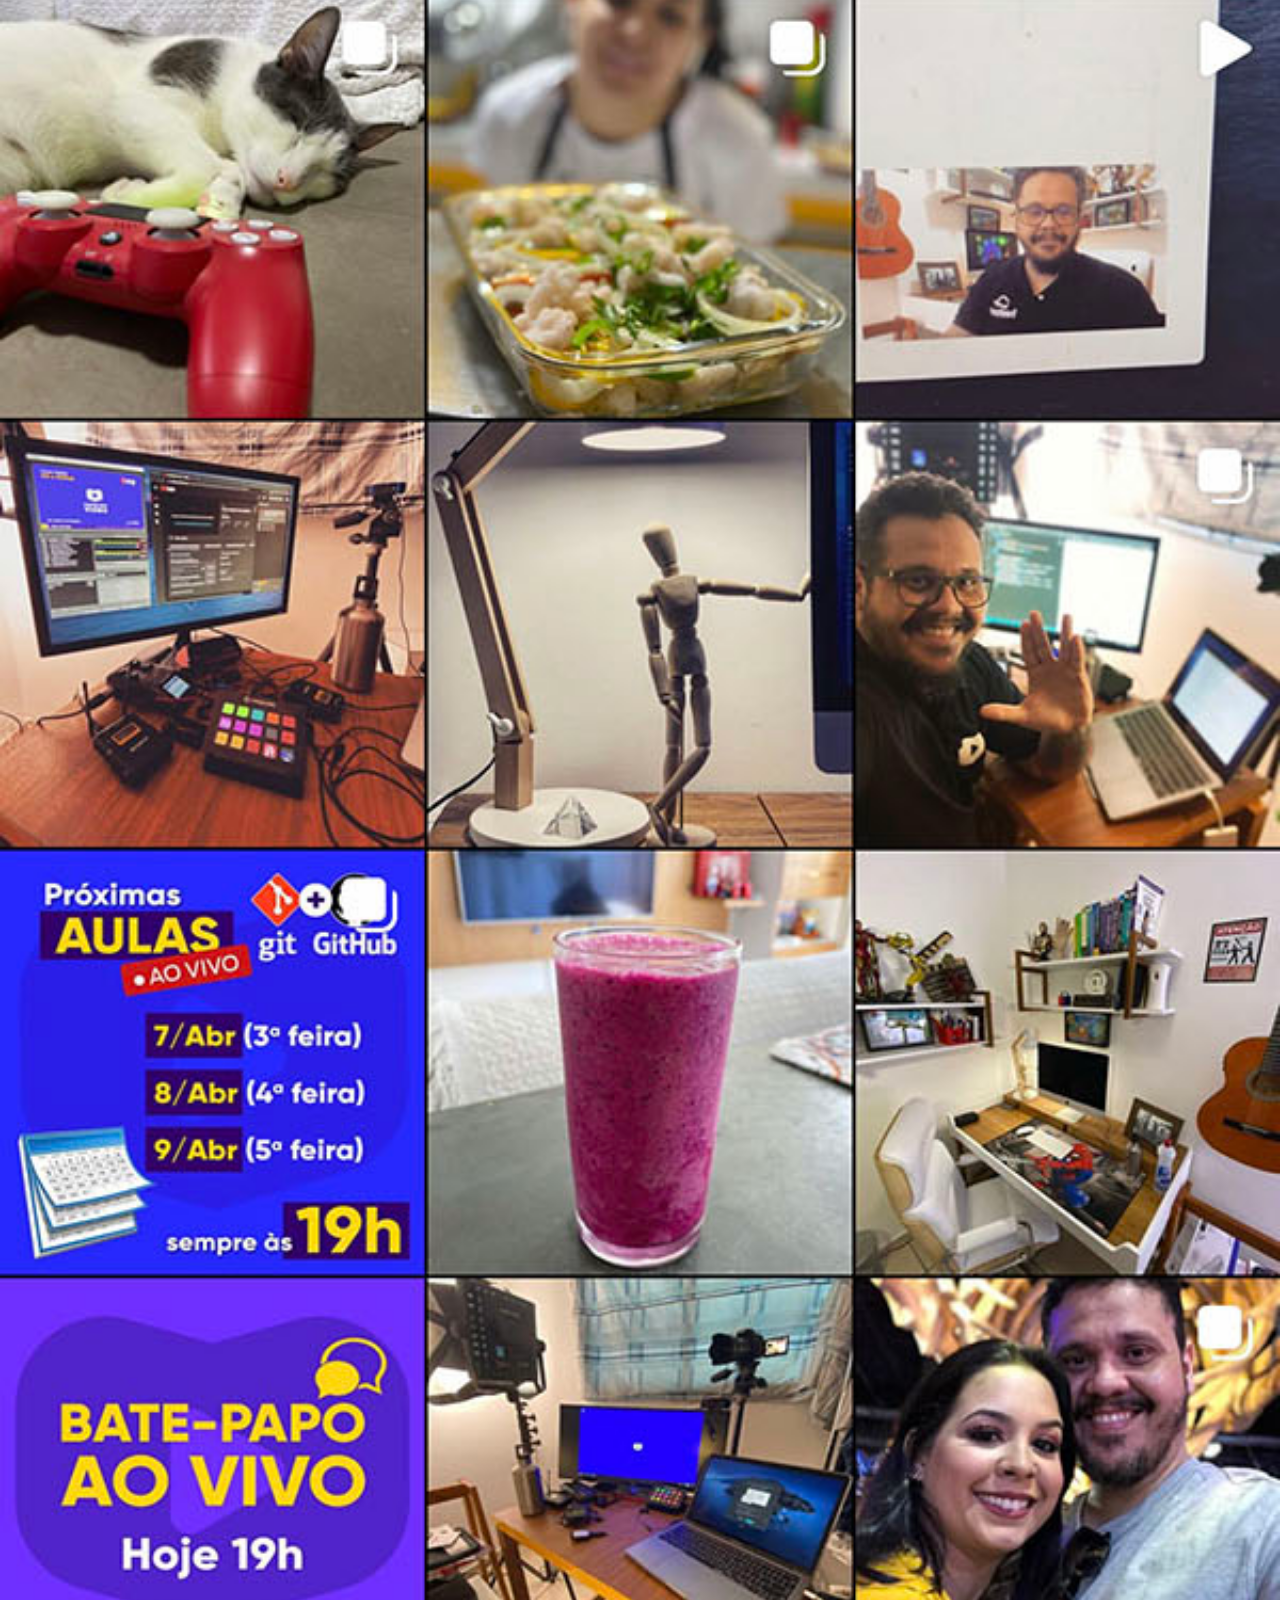
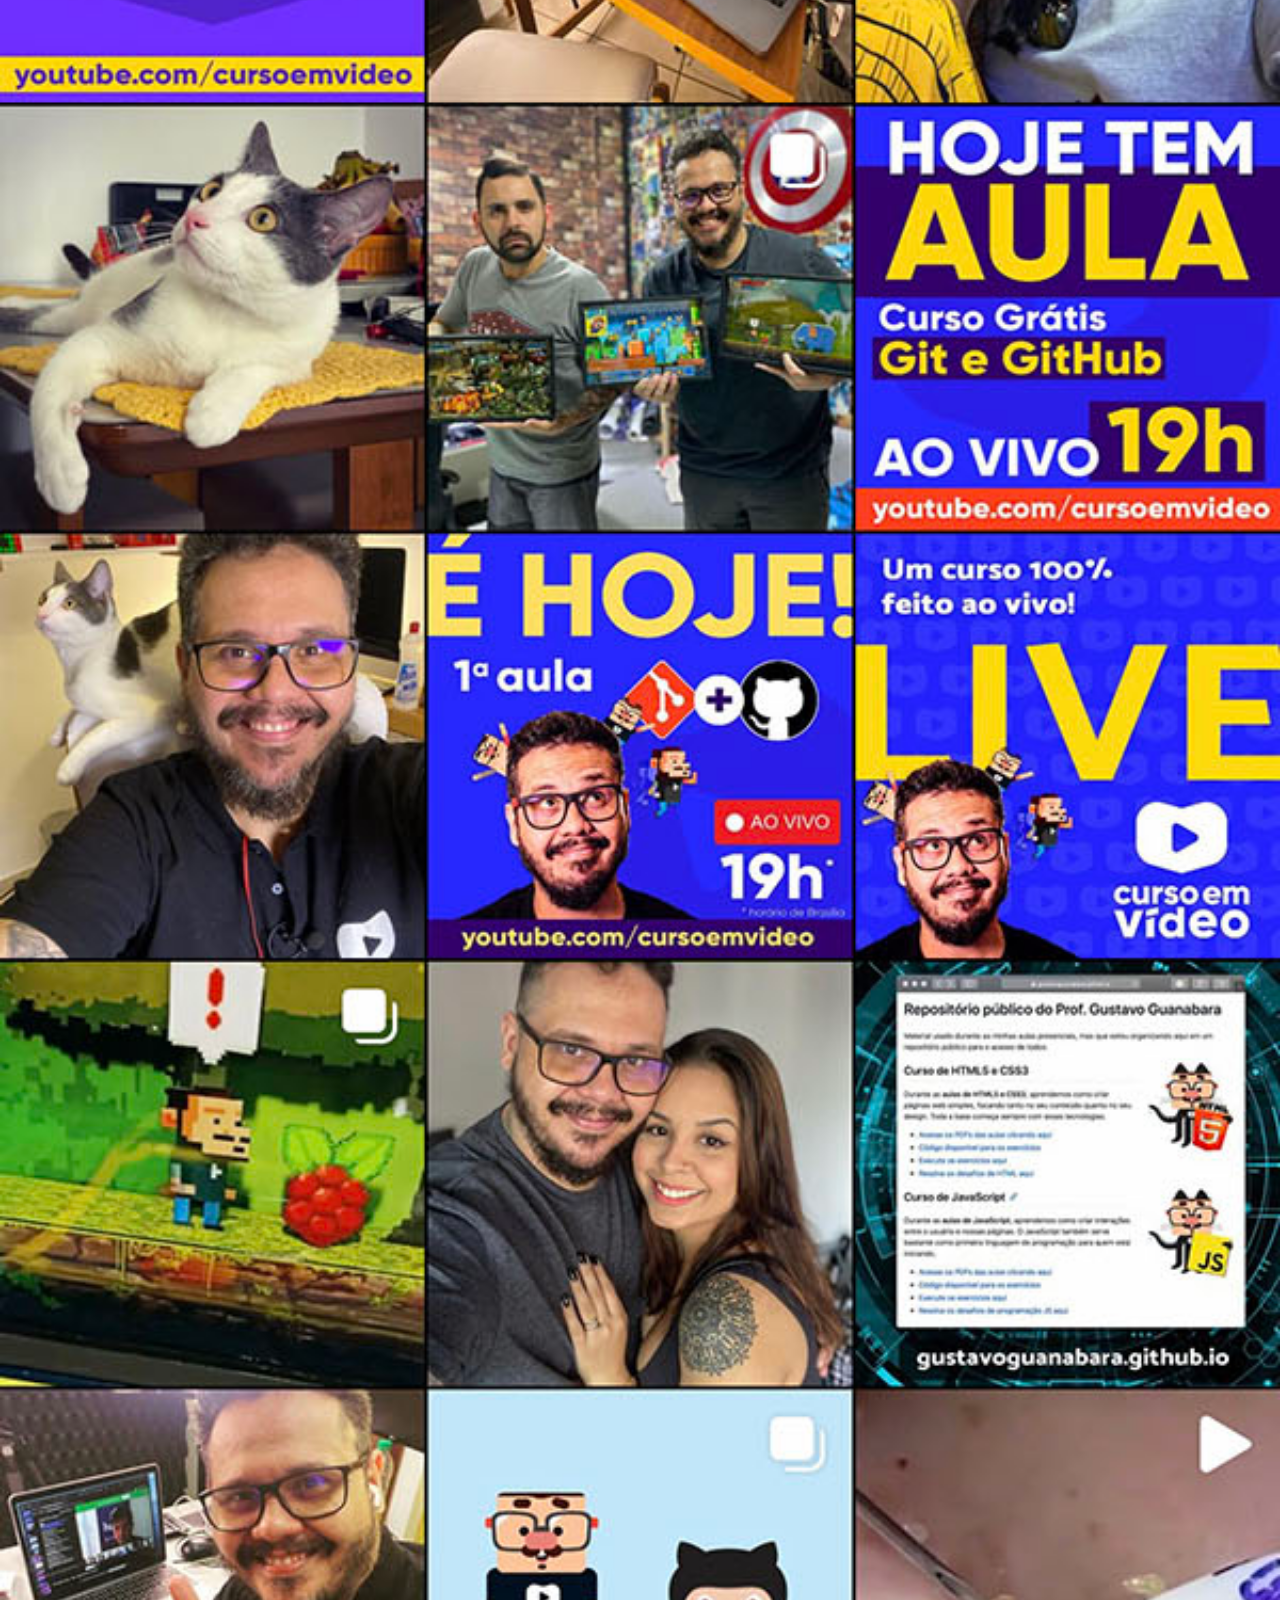
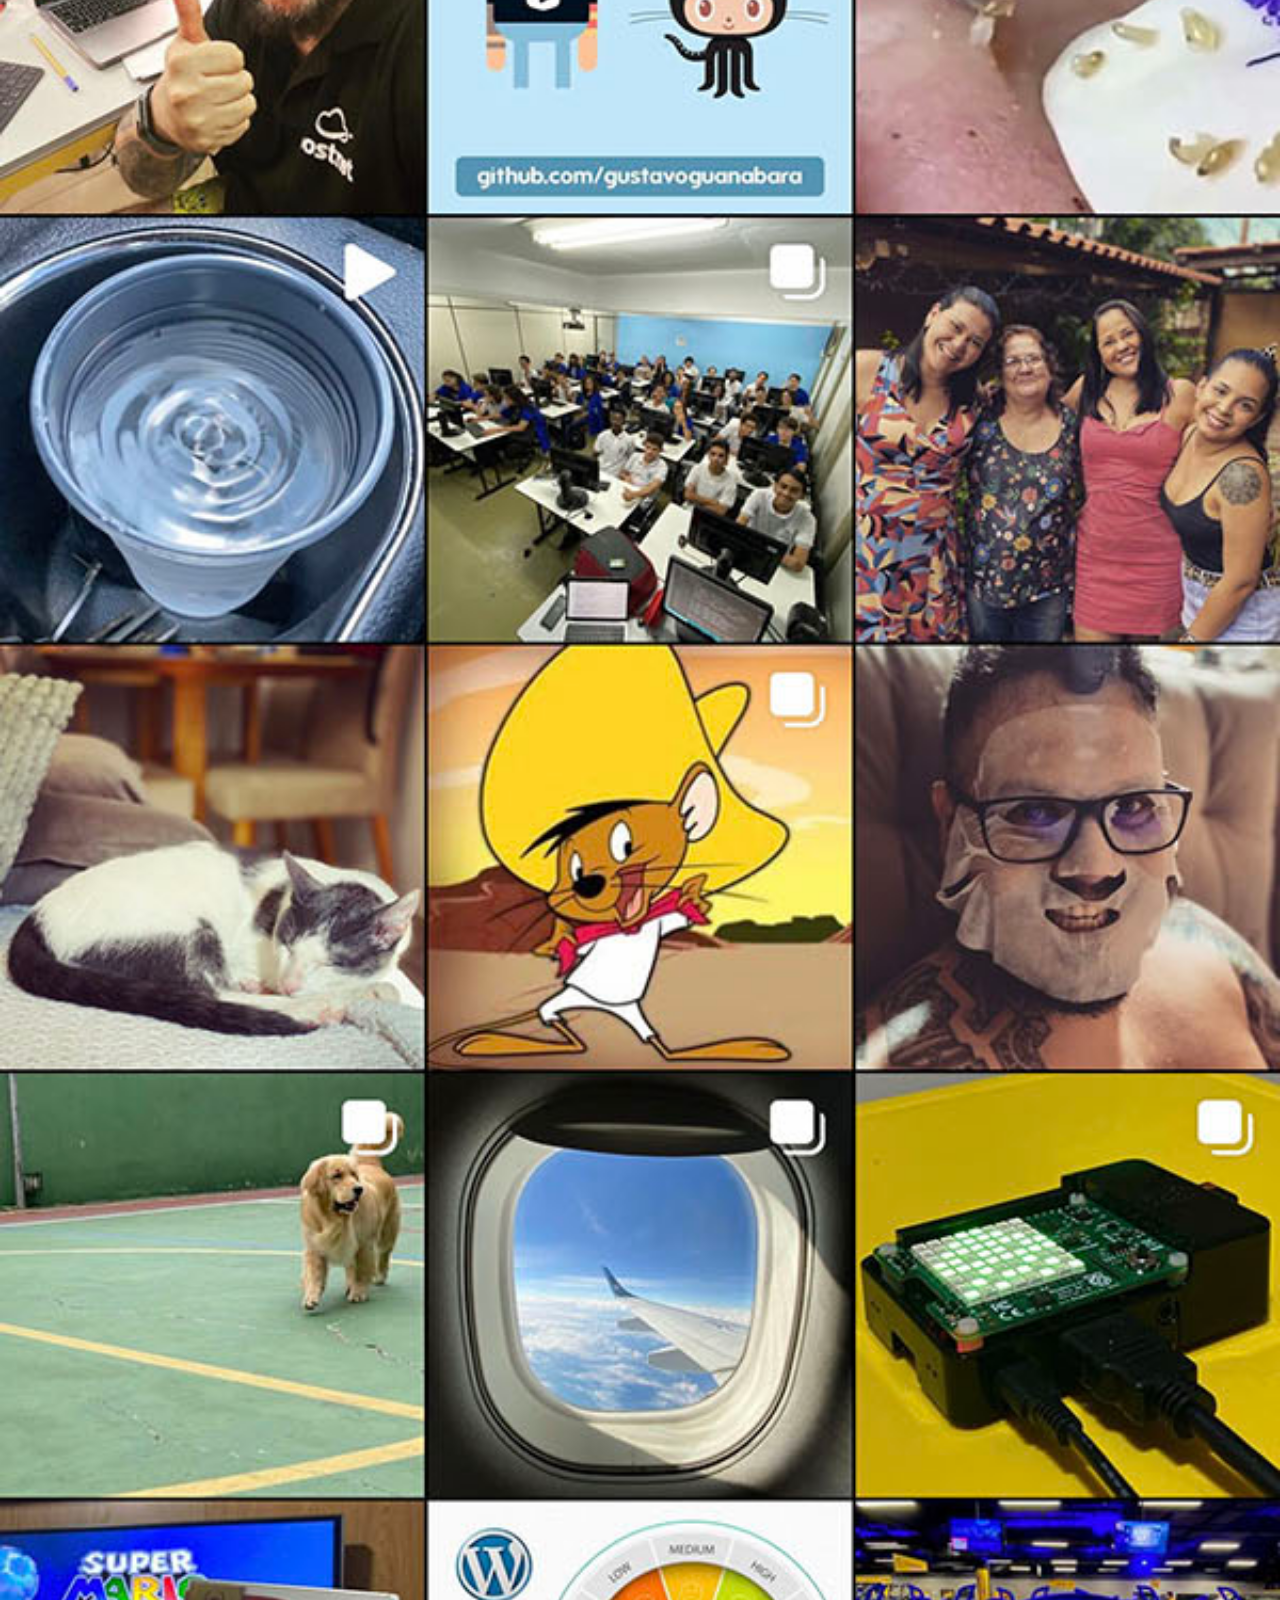
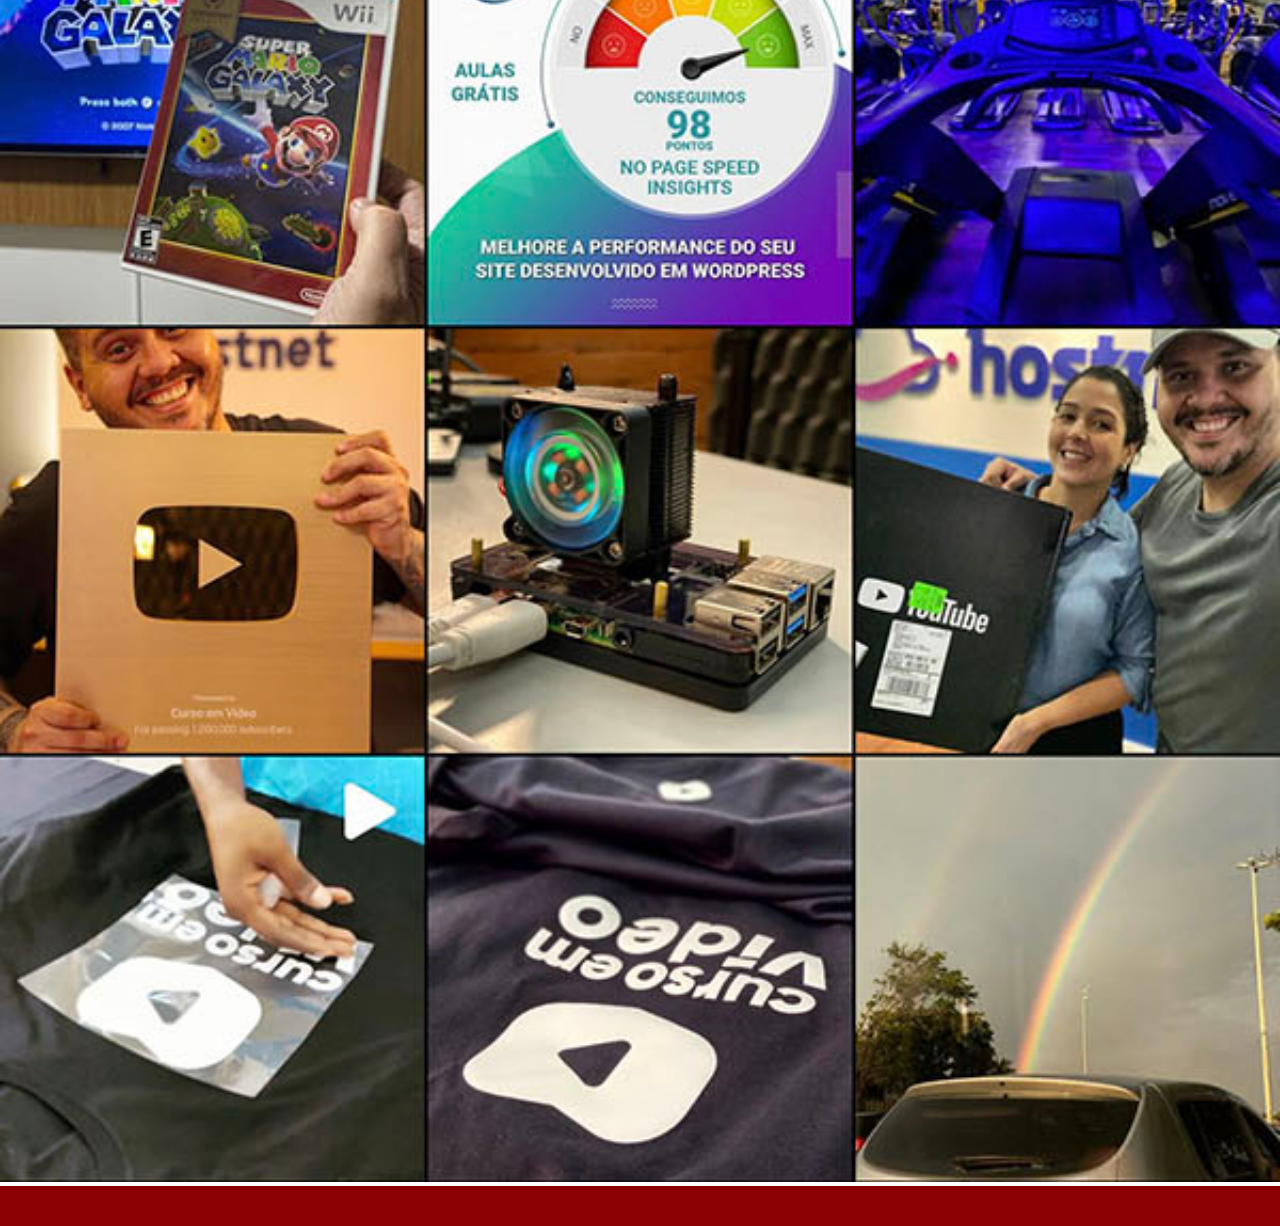
<file: instagram.html>
<!DOCTYPE html>
<html lang="pt-br">
<head>
    <meta charset="UTF-8">
    <meta http-equiv="X-UA-Compatible" content="IE=edge">
    <meta name="viewport" content="width=device-width, initial-scale=1.0">
    <title>Instagram</title>
    <link rel="stylesheet" href="estilos/social.css">
</head>
<body>
    <img src="imagens/tela-instagram.jpg" alt=" Instagram">
    <a href="https://www.instagram.com/gustavoguanabara/" target="_blank"></a>
    
</body>
</html>
</file>
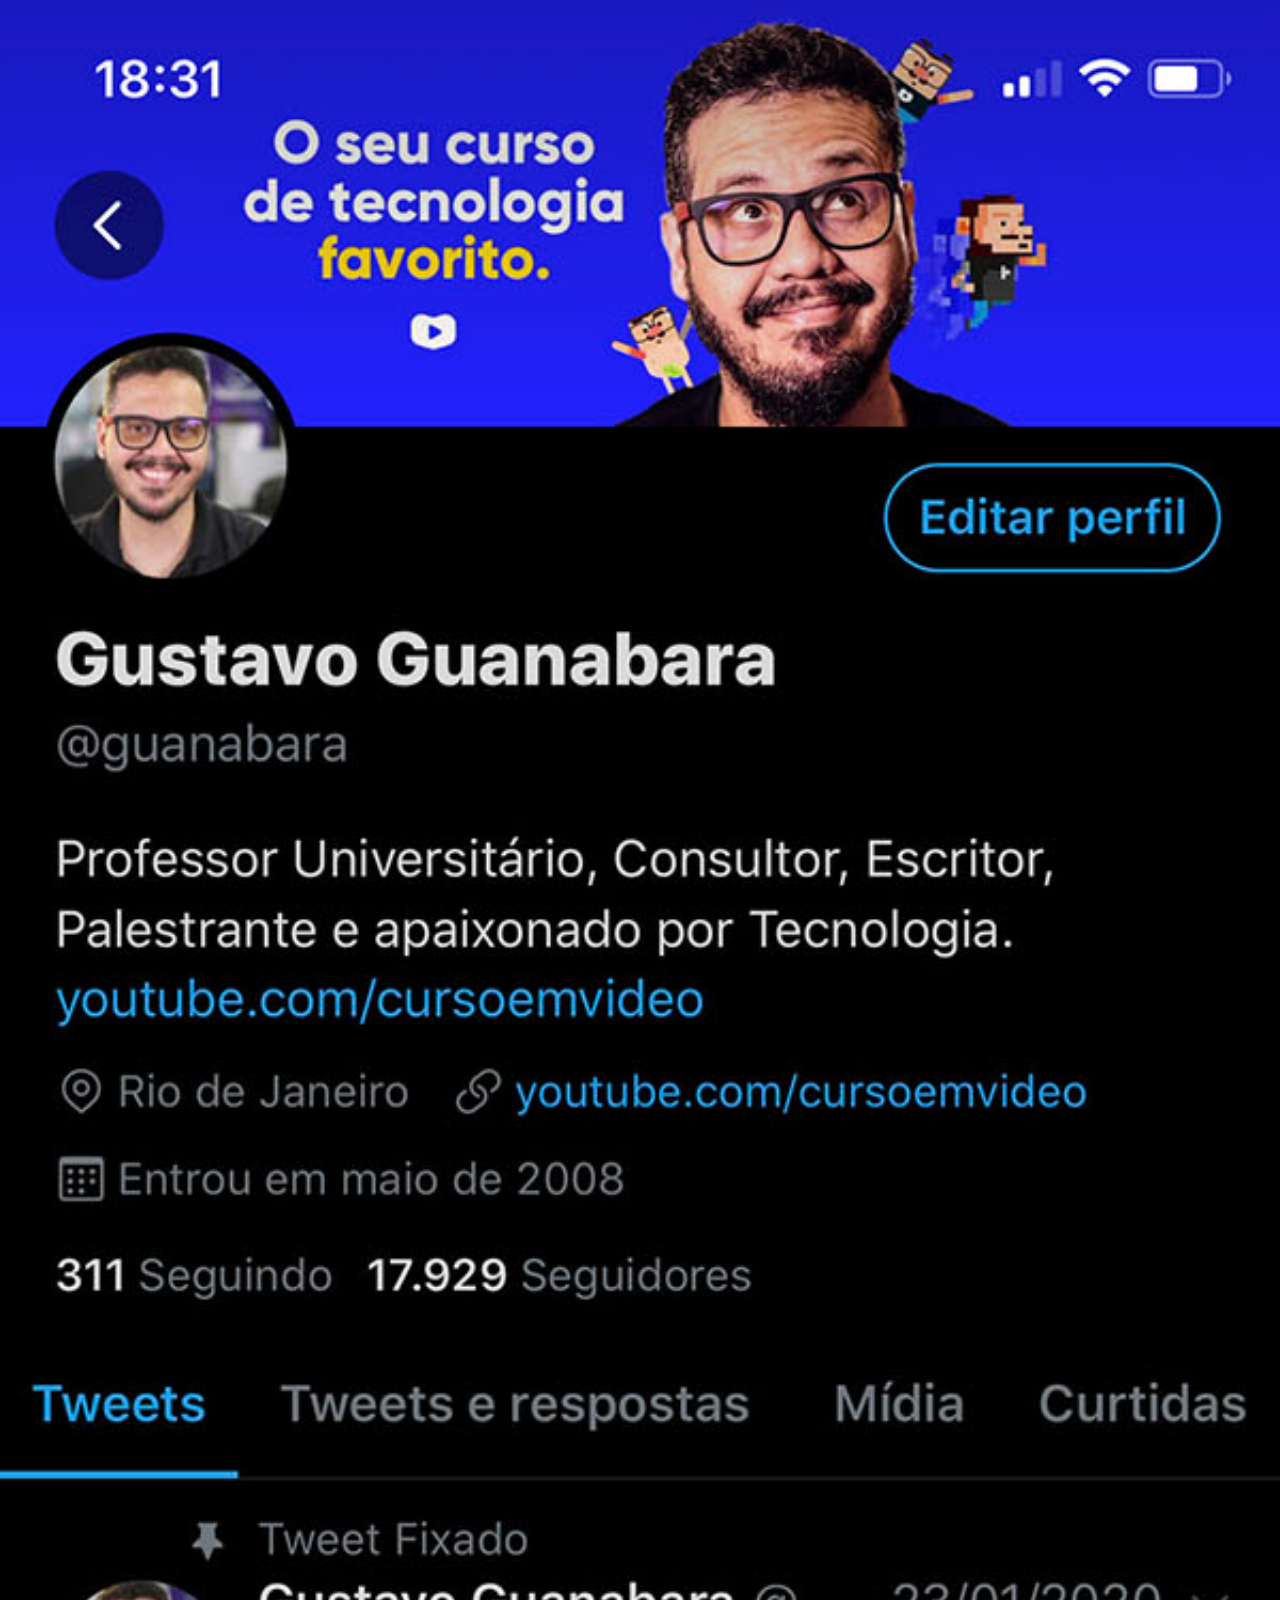
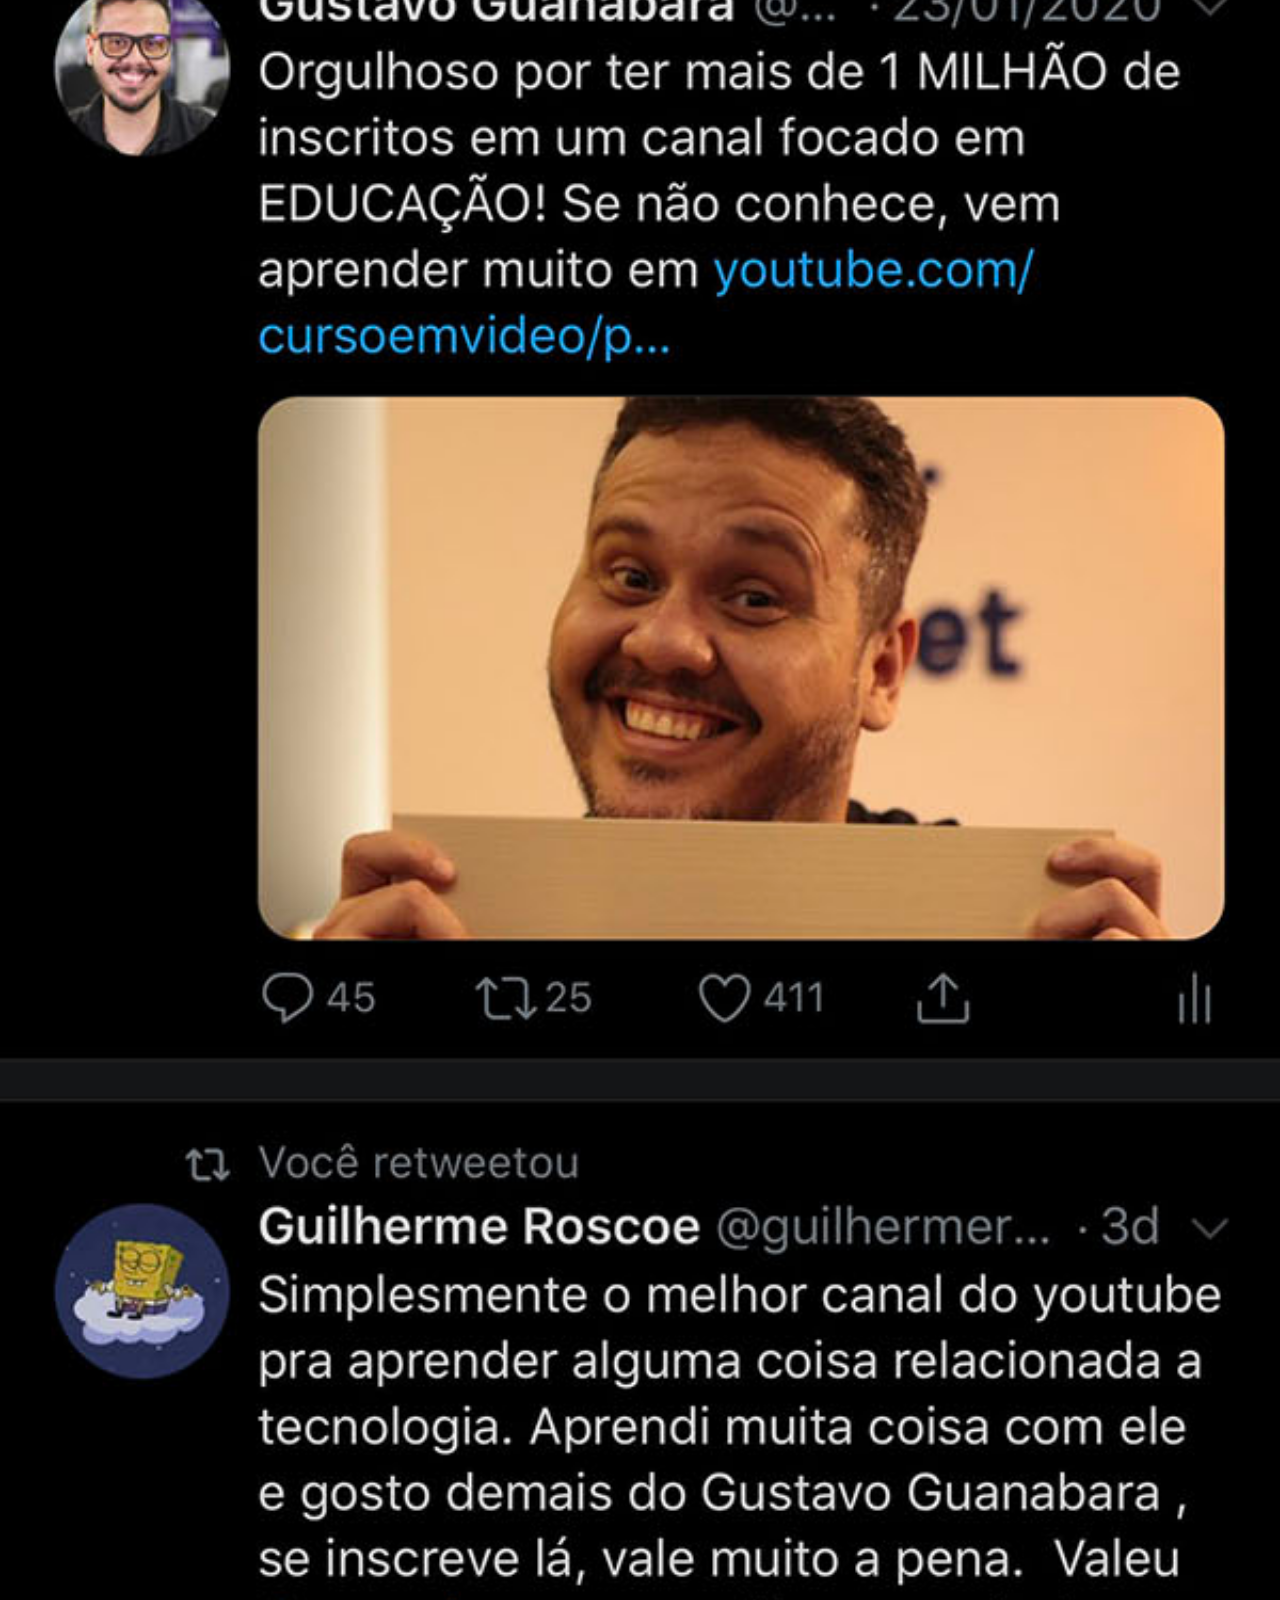
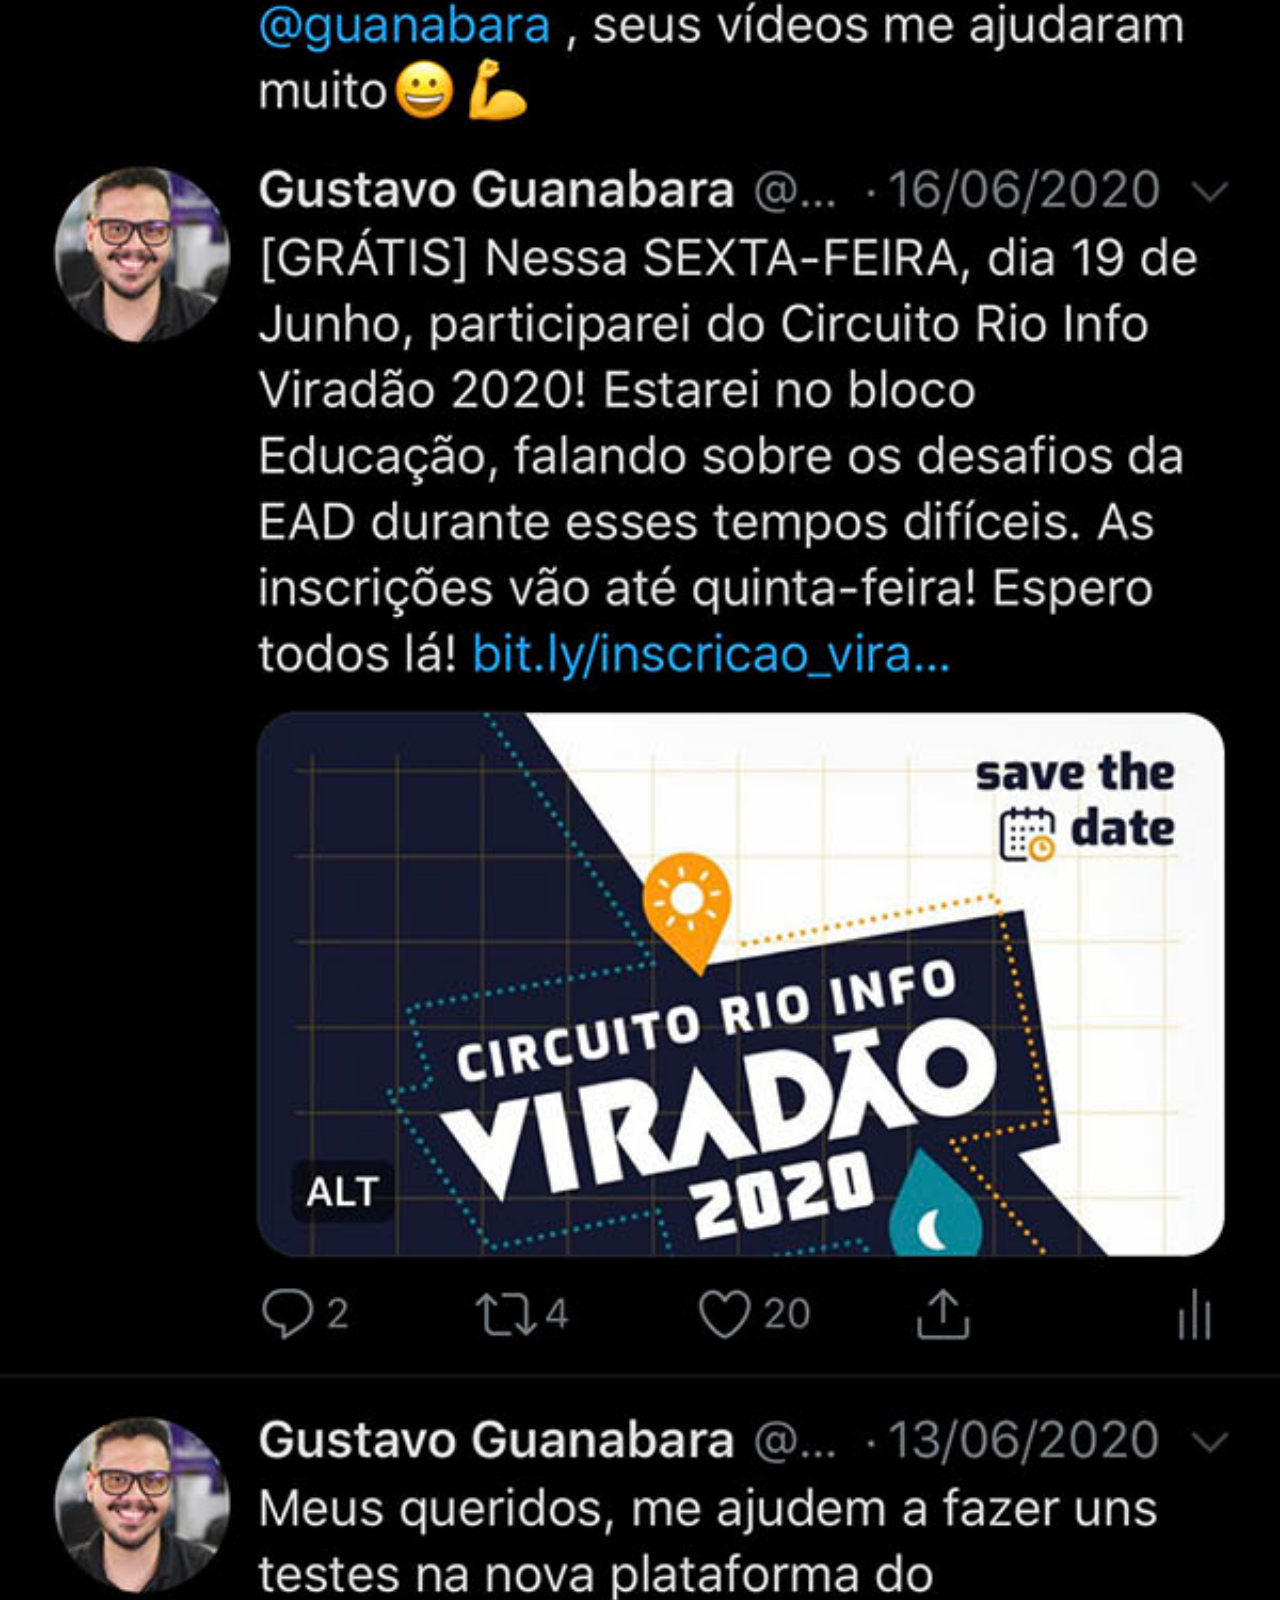
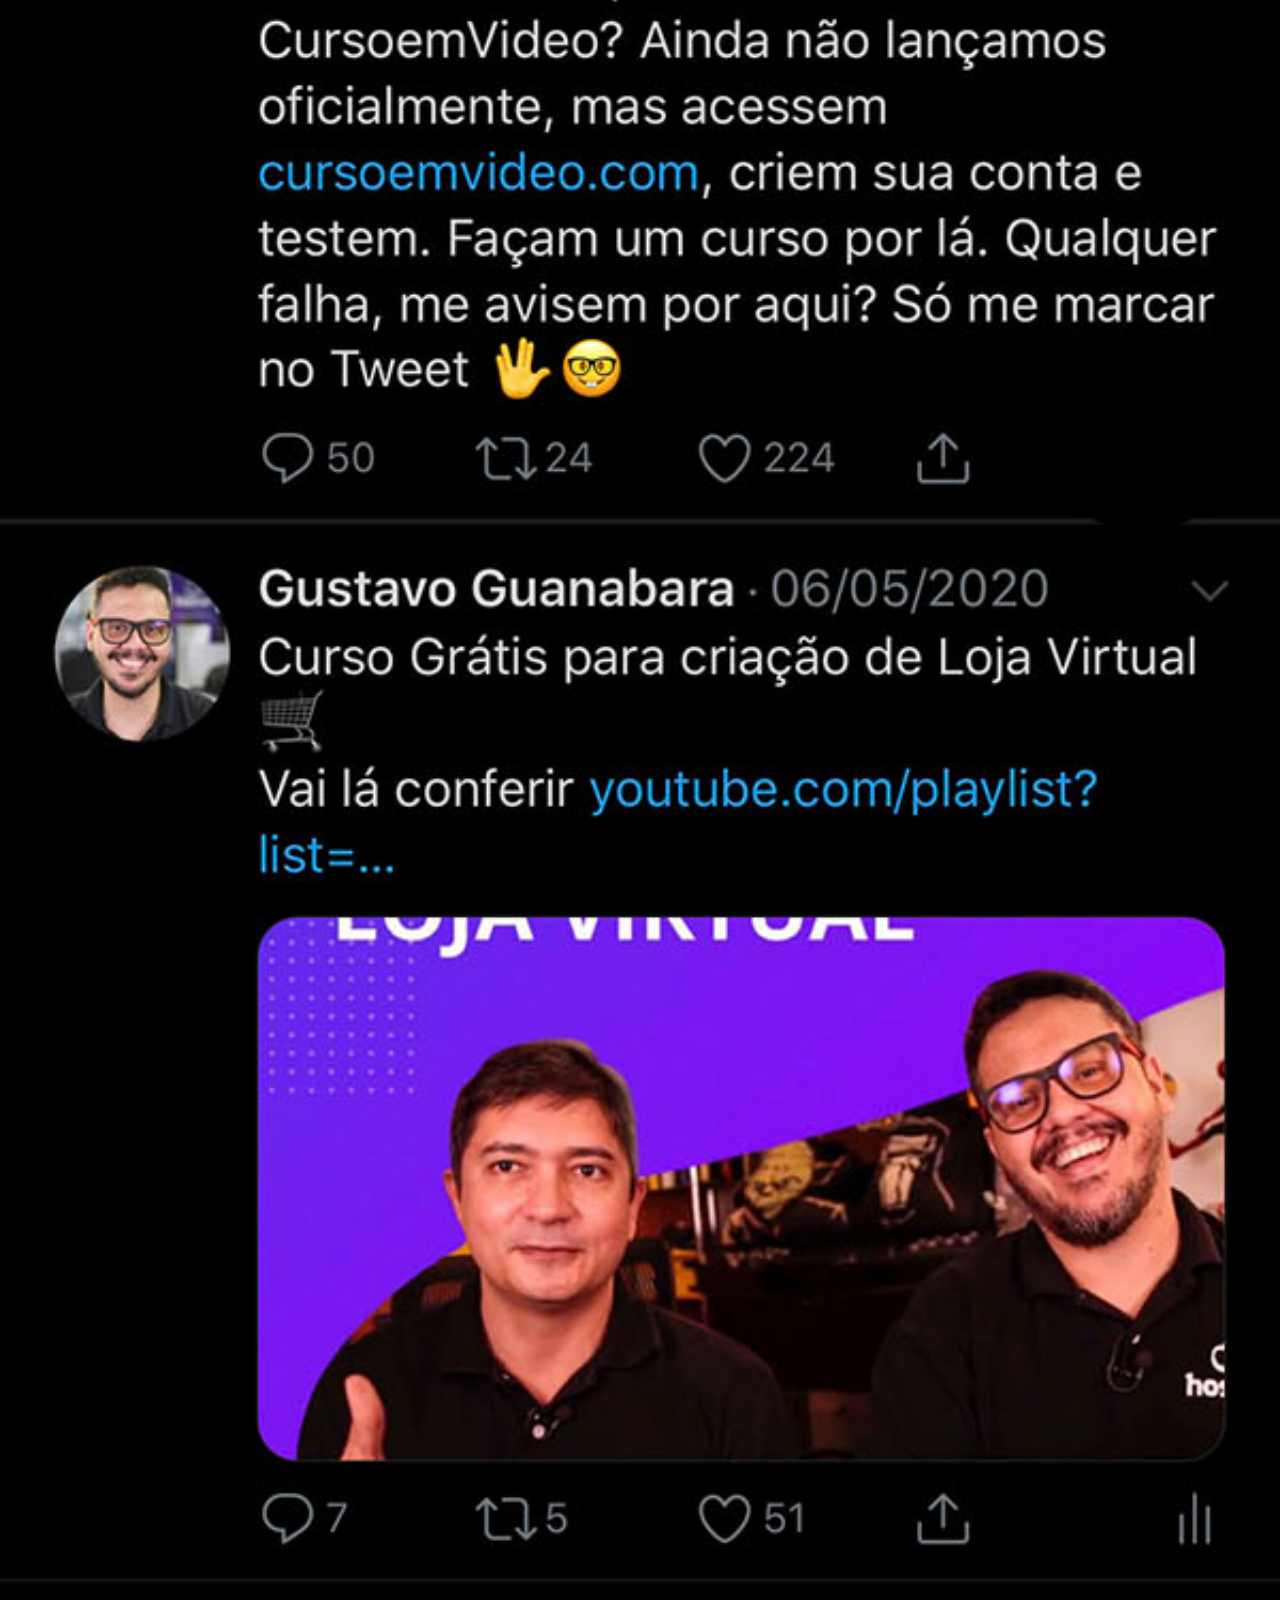
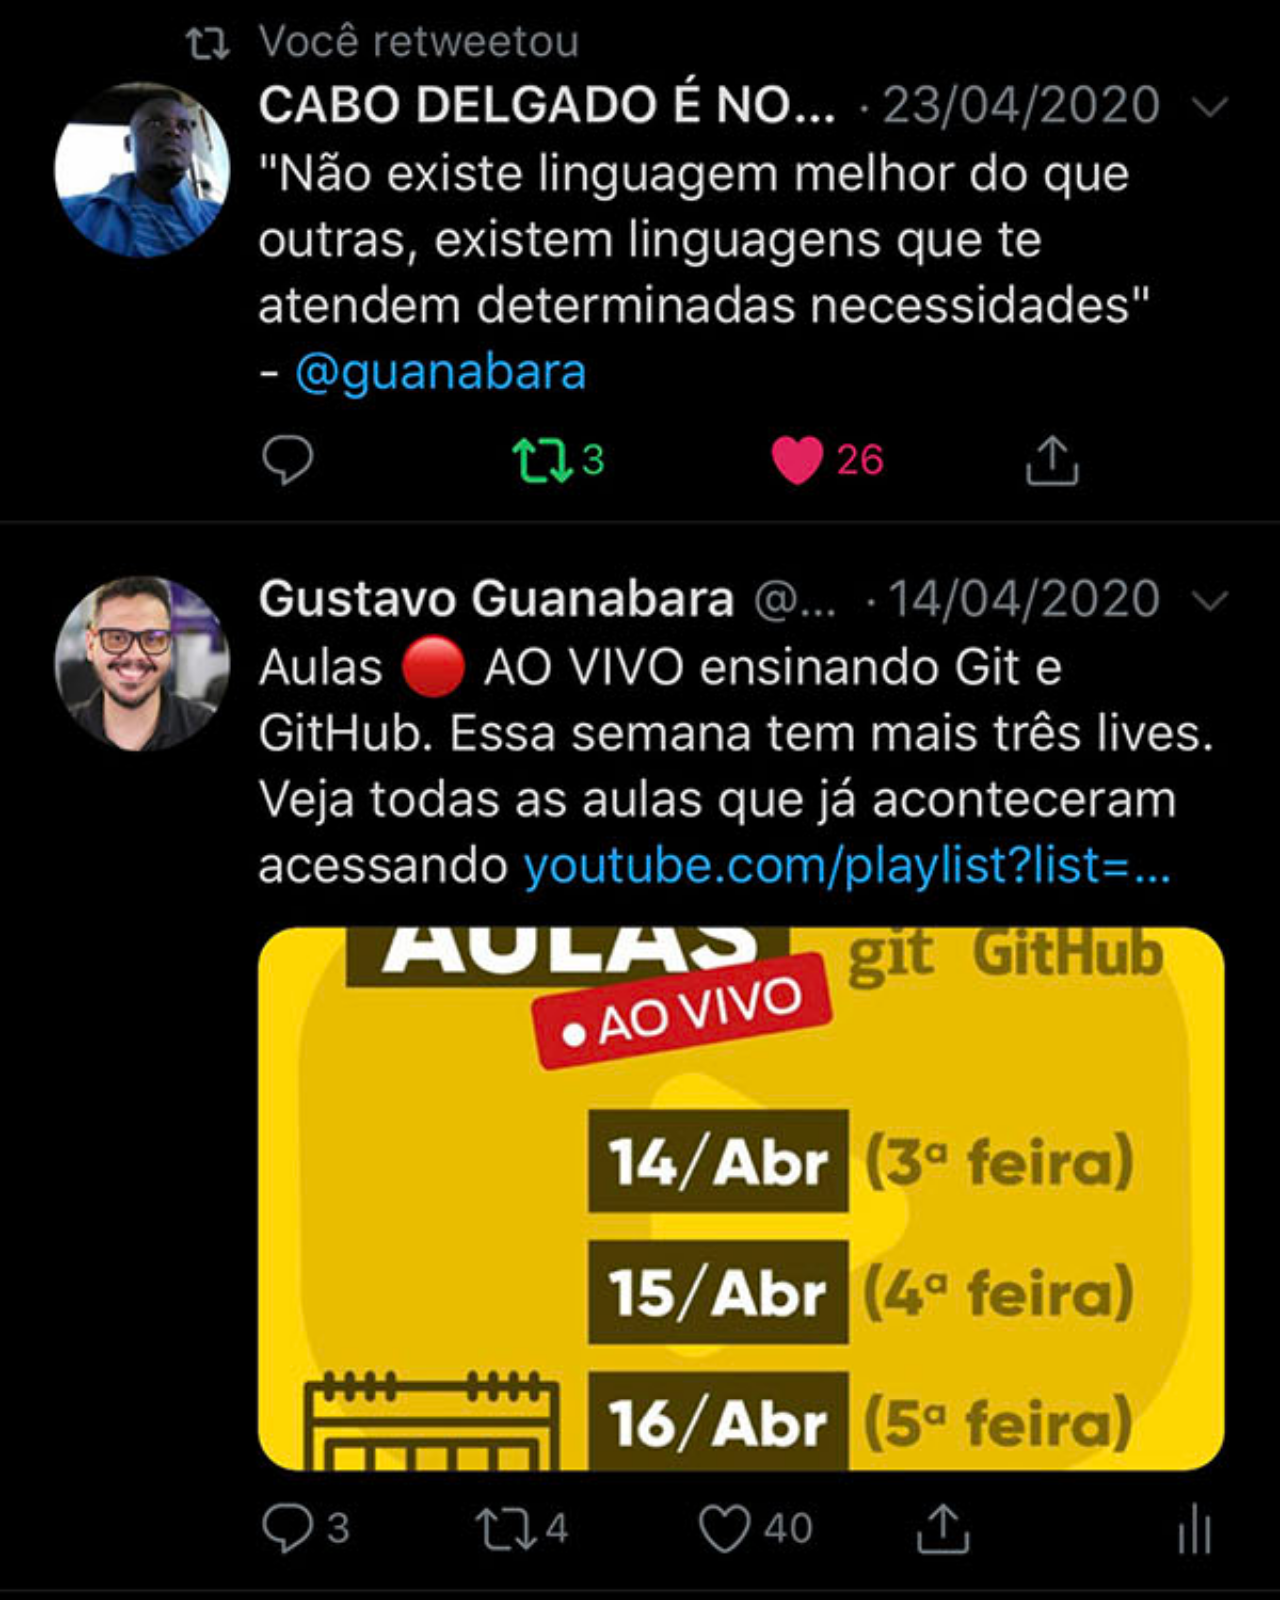
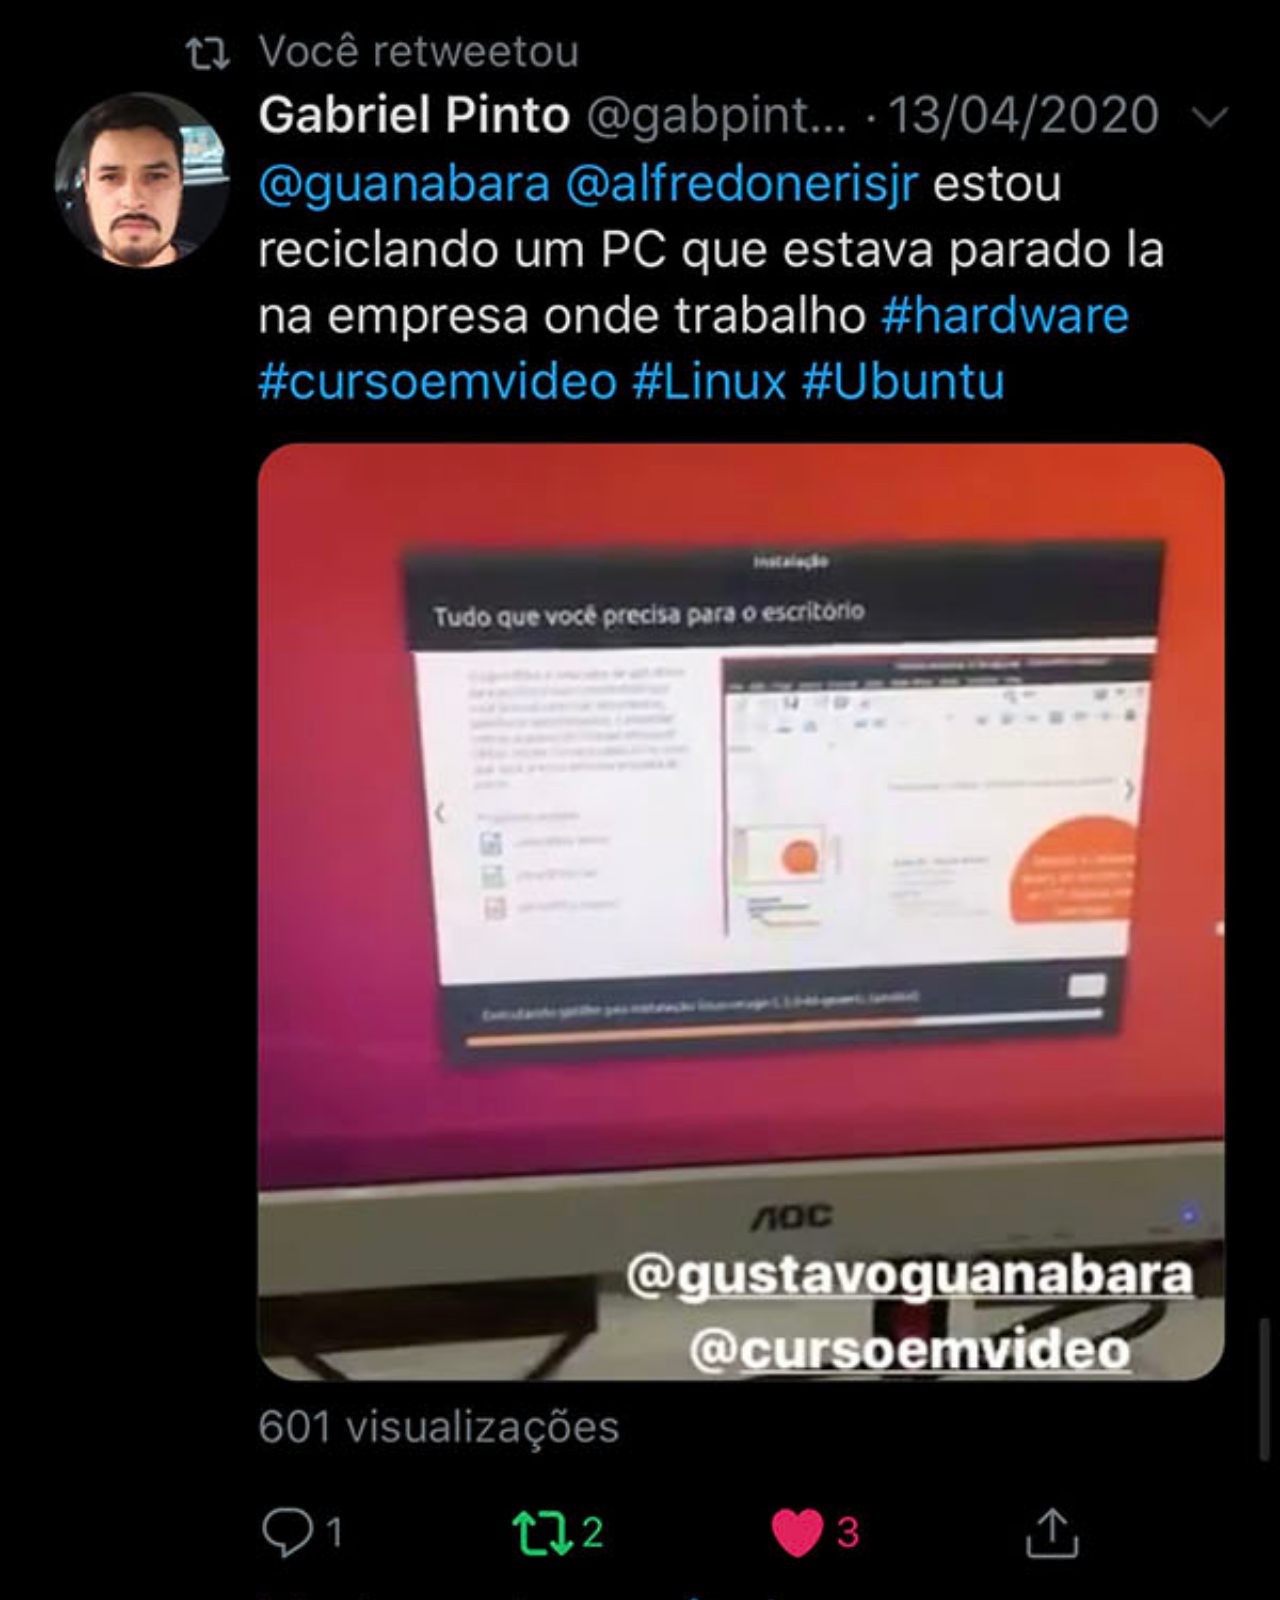
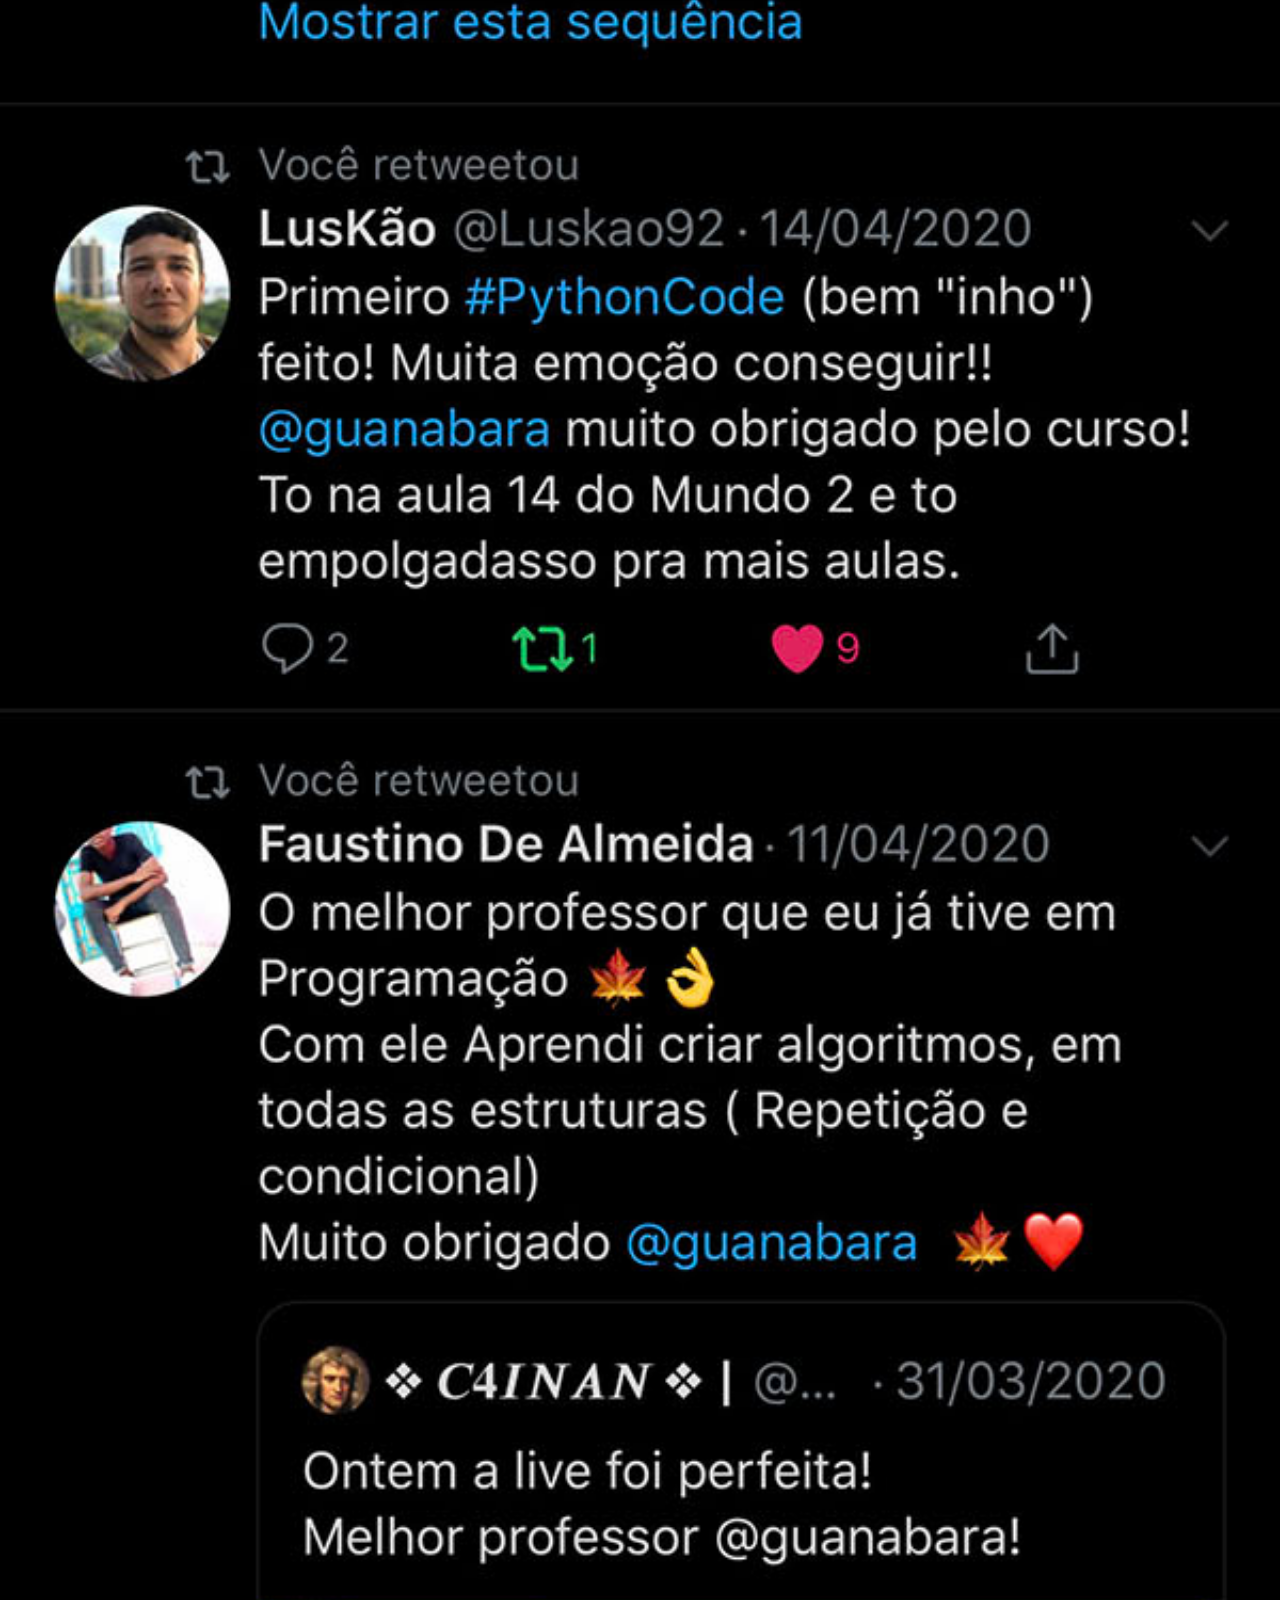
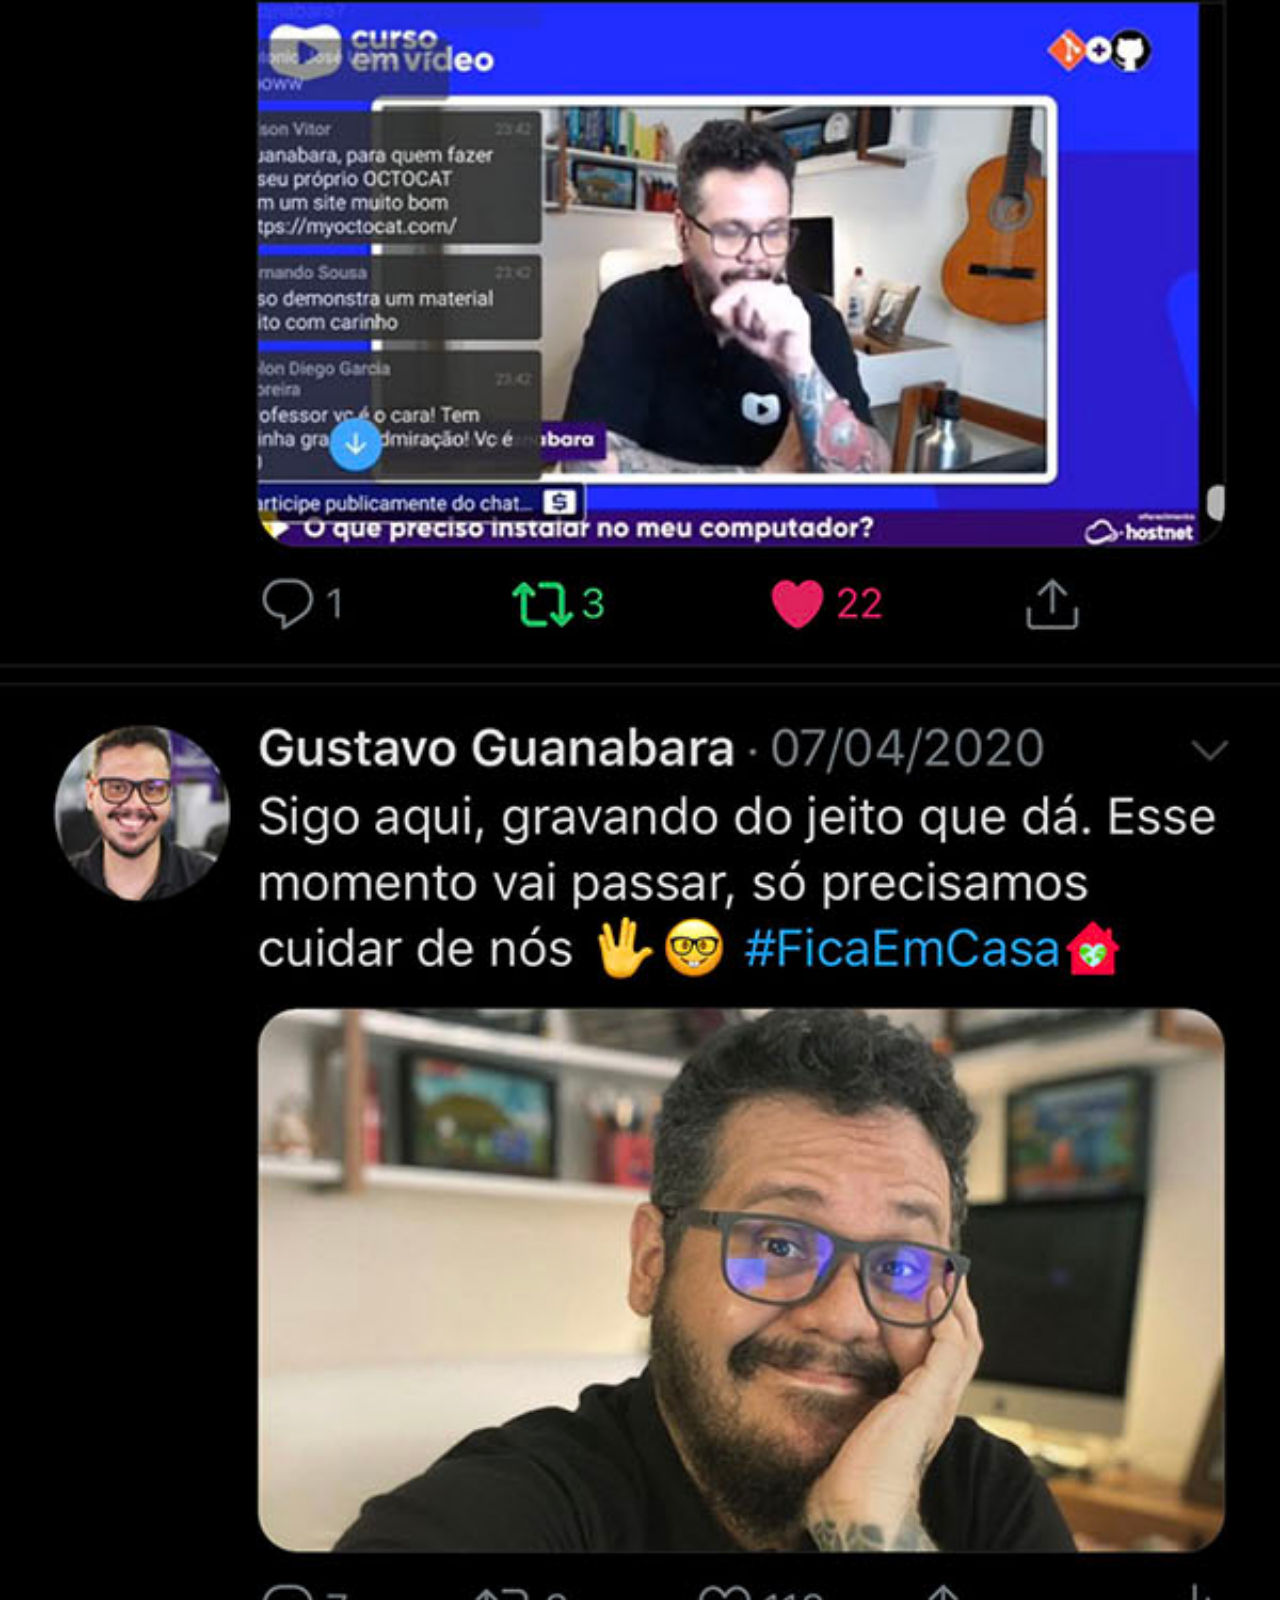
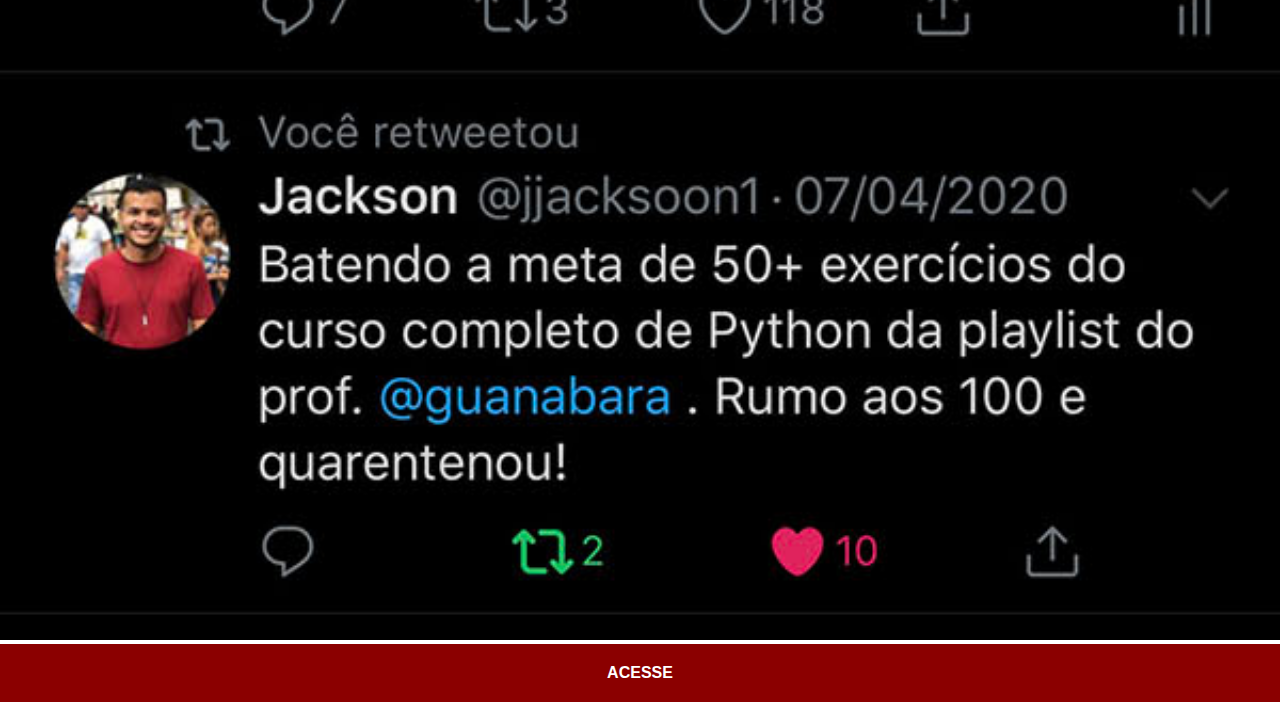
<file: twitter.html>
<!DOCTYPE html>
<html lang="pt-br">
<head>
    <meta charset="UTF-8">
    <meta http-equiv="X-UA-Compatible" content="IE=edge">
    <meta name="viewport" content="width=device-width, initial-scale=1.0">
    <title>Twitter</title>
    <link rel="stylesheet" href="estilos/social.css">
</head>
<body>
    <img src="imagens/tela-twitter.jpg" alt="Twitter">
        <a href="https://twitter.com/guanabara?t=MJsz_gpyReDHHXuZapg5jg&s=09" target="_blank"> ACESSE</a>
    
</body>
</html>
</file>
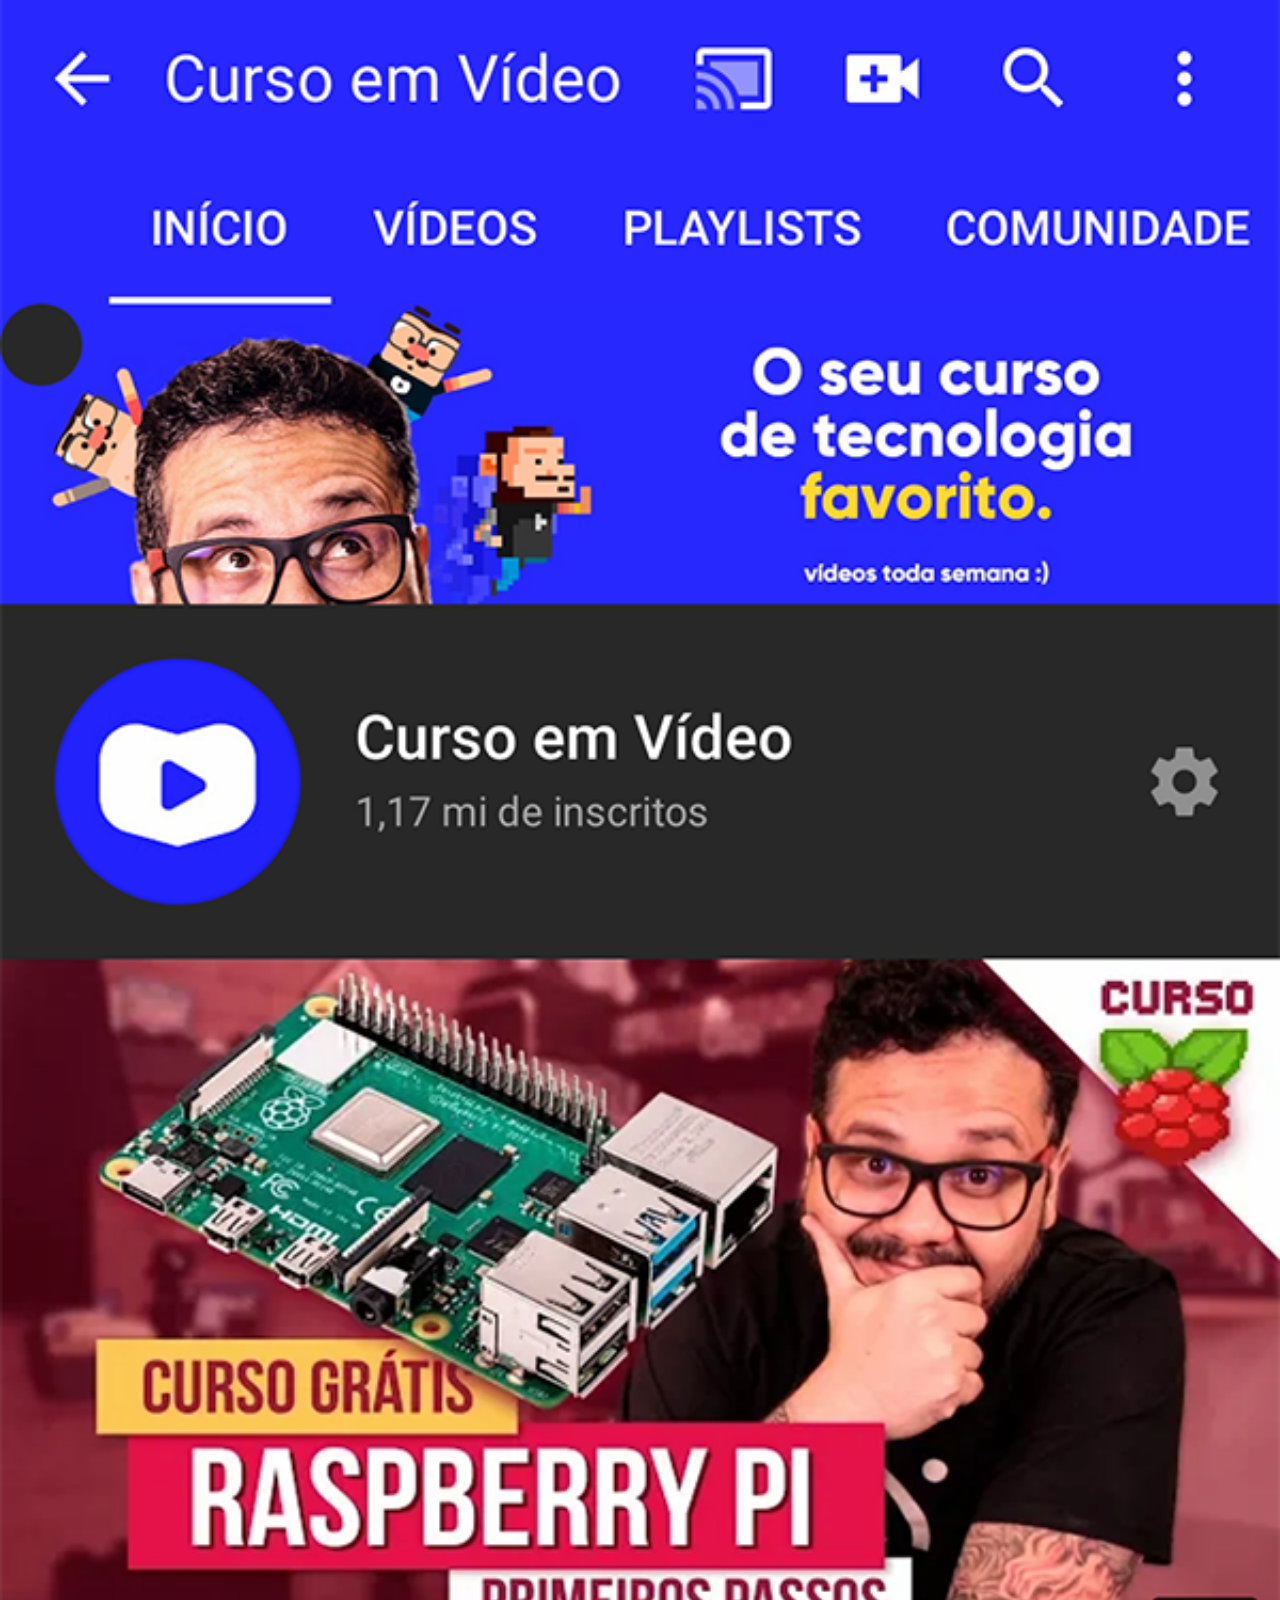
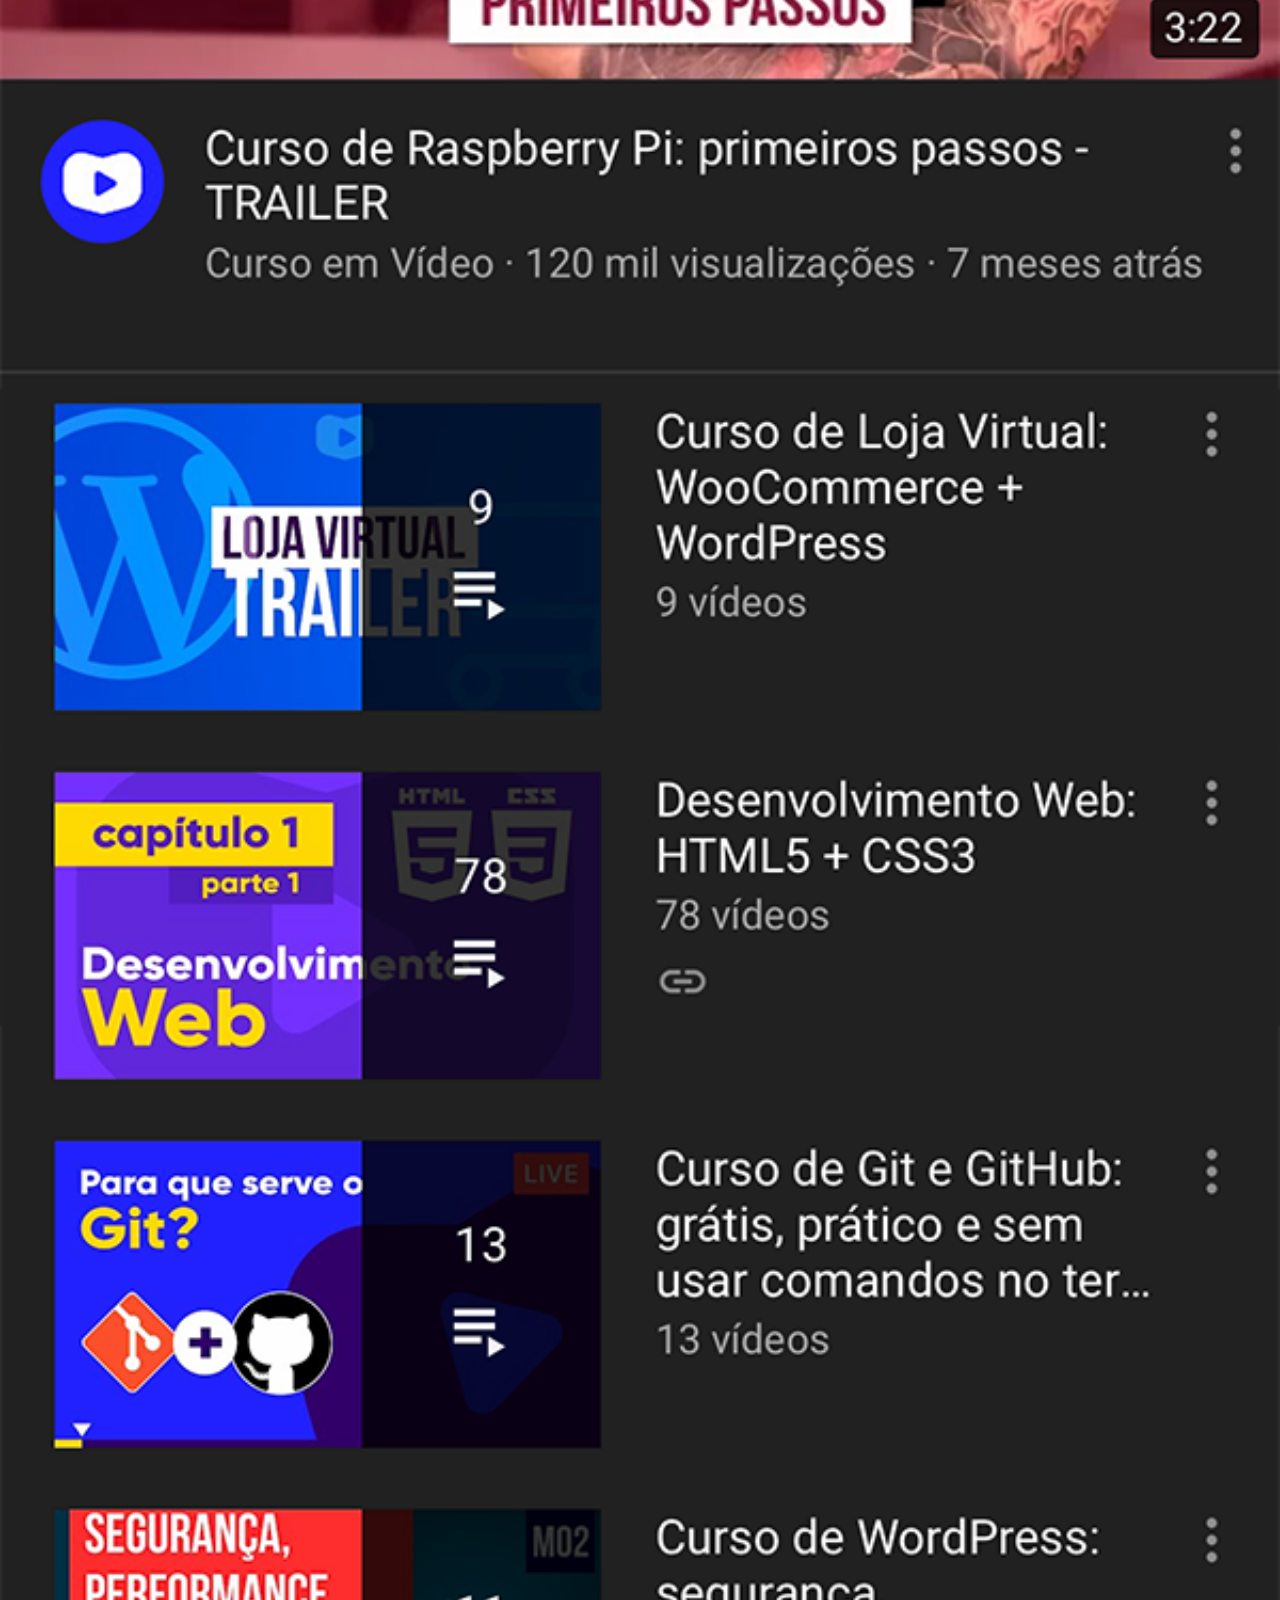
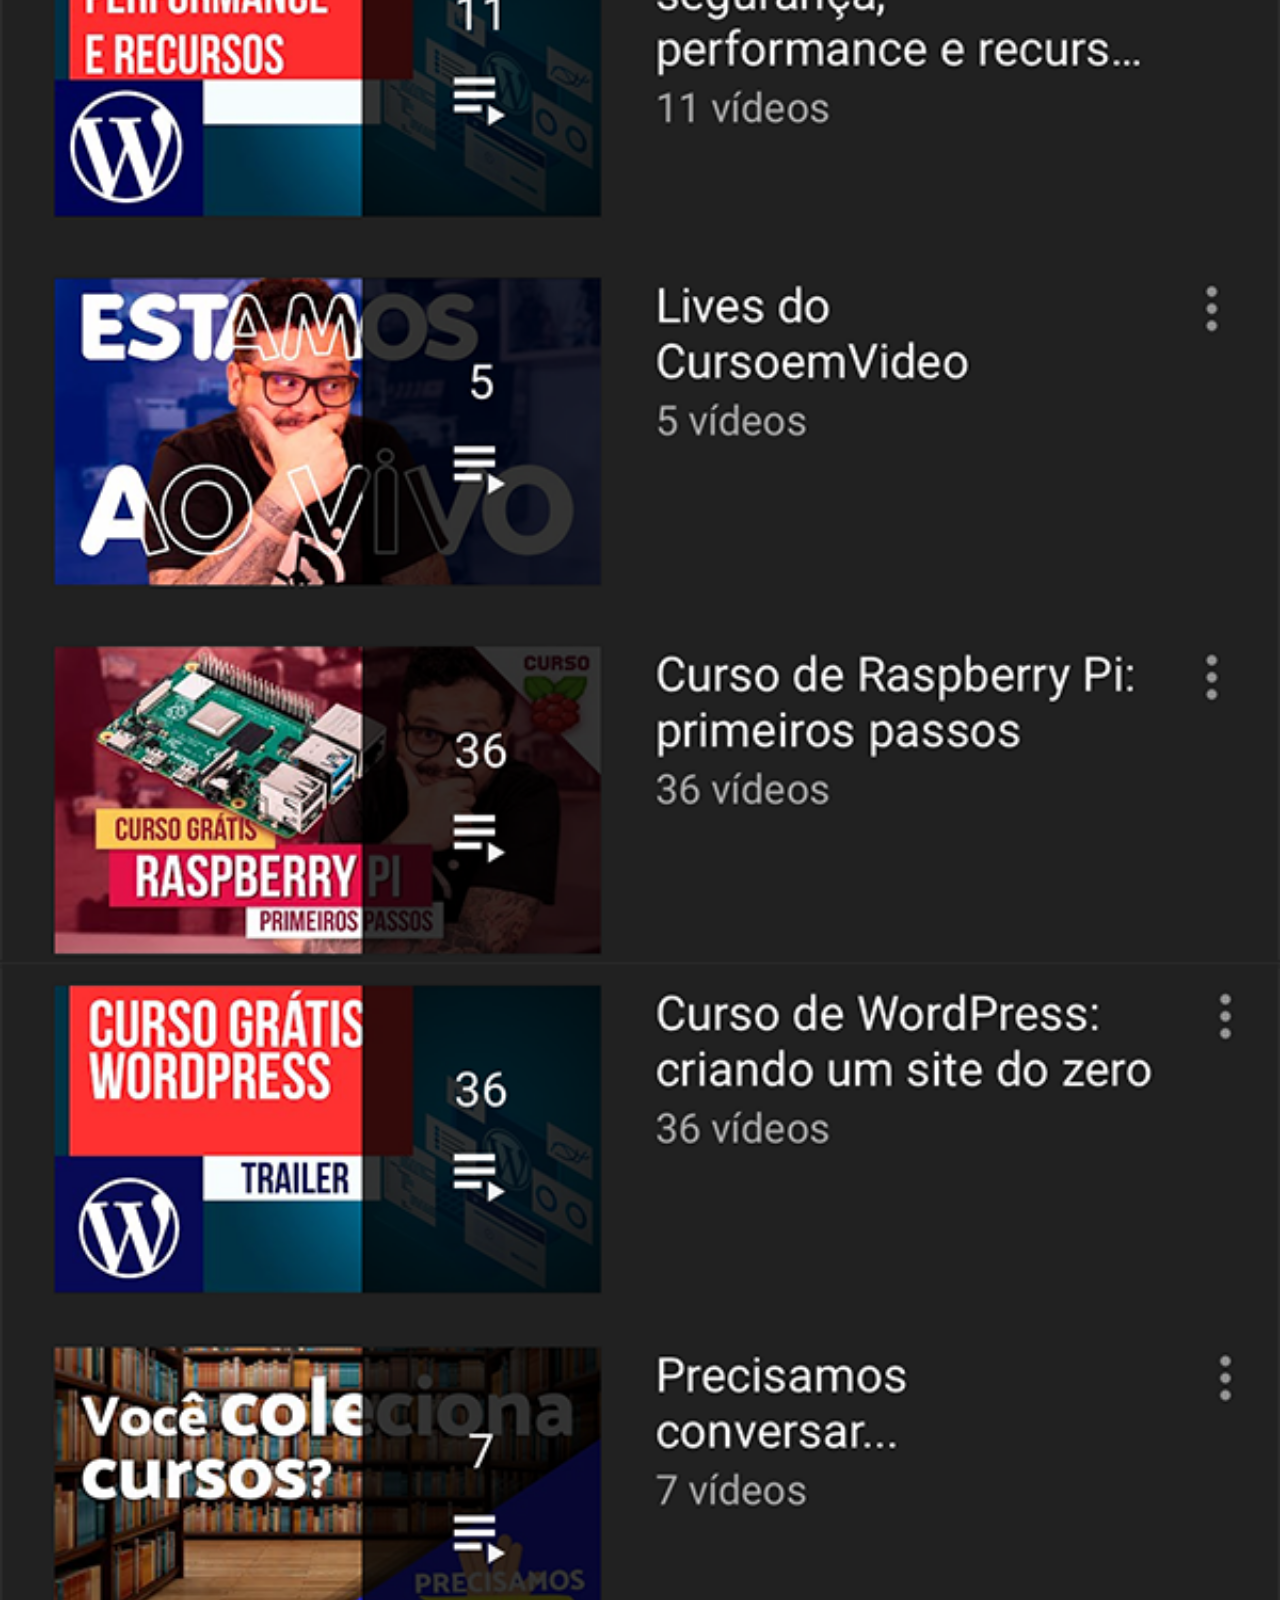
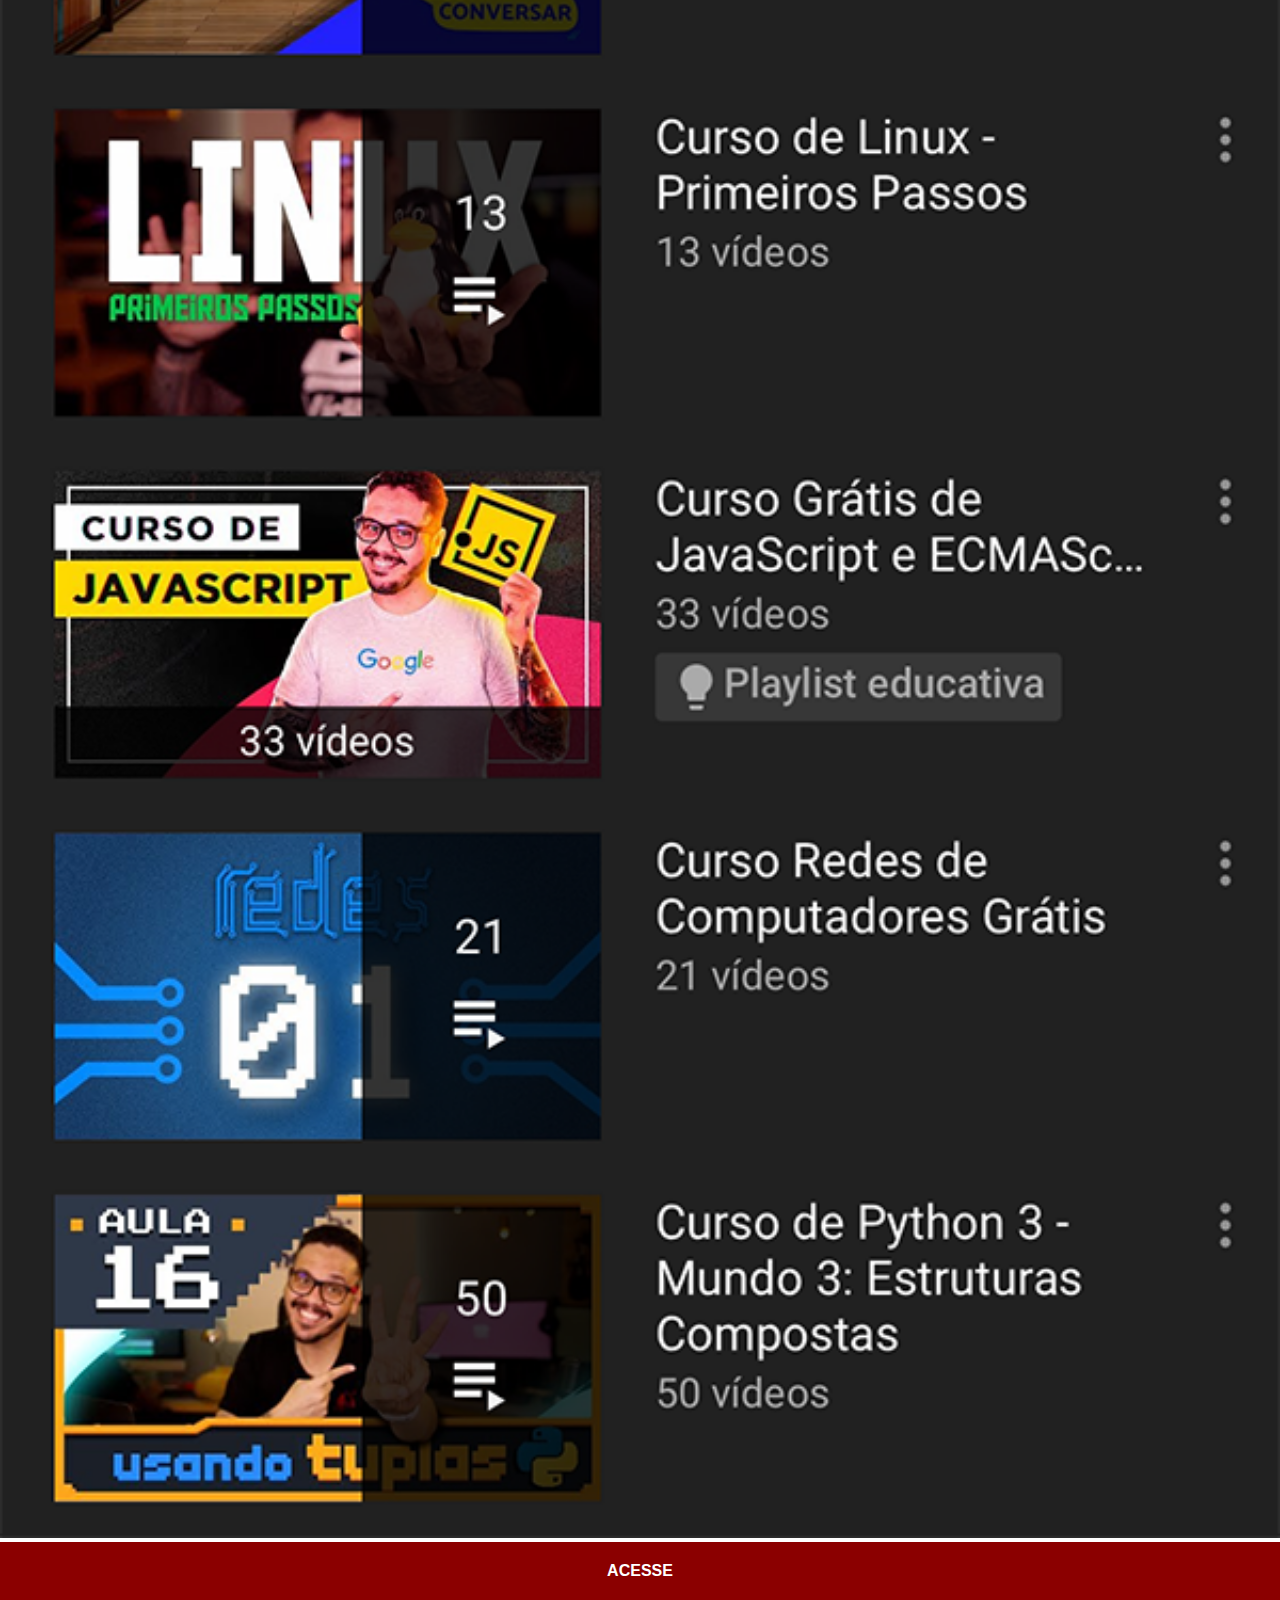
<file: youtube.html>
<!DOCTYPE html>
<html lang="pt-br">
<head>
    <meta charset="UTF-8">
    <meta http-equiv="X-UA-Compatible" content="IE=edge">
    <meta name="viewport" content="width=device-width, initial-scale=1.0">
    <title>Youtube</title>
    <link rel="stylesheet" href="estilos/social.css">
</head>
<body>
    <body>
        <img src="imagens/tela-youtube.png" alt="Youtube">
            <a href="https://www.youtube.com/@CursoemVideo/playlists" target="_blank">ACESSE</a> 
    </body>
    
</body>
</html>
</file>
<file: estilos/style.css>
@charset "UTF-8";

 * {
    margin: 0px;
    padding: 0px;
    font-family: Arial, Helvetica, sans-serif;
 }

html,body {
    height: 100vh;
    width: 100vw;
    background-color: gray; 
}

body {
    background: url(../imagens/fundo-madeira.jpg) no-repeat top center /cover; 
    background-attachment: fixed;  
}

main {
    position: relative;
    height:100vh; 
}

#telefone {
    position:absolute ;
    left: 50%;
    top: 50%;
    transform: translate( -50%, -50%);

    height: 627px;
    width: 311px; 
    background: url(../imagens/frame-iphone.png) no-repeat;
}

#tela {
    position: relative;
    top: 80px;
    left: 21px;
    width: 266px;
     height: 469px;
}

#redes-sociais {
    text-align: right;
}

#redes-sociais > a > img {
    width: 50px;
    height: 50px;
    border-radius: 50%;
    margin: 10px;
    box-shadow: 2p 2px 5px rgba(0, 0, 0, 0.400);
    box-sizing: border-box;
}
#redes-sociais img:hover {
    border: 2px solid rgba(255, 255, 255, 0.393);
    transform: translate(-3px, -3px);
    box-shadow: 5px 5px 10px rgba(0, 0, 0, 0.326);
    transition:transform .3s, border .3s;
}
</file>
<file: estilos/social.css>
@charset "Utf-8";

* {
    margin: 0px;
    padding: 0px;
    font-family: Arial, Helvetica, sans-serif;
   
}

::-webkit-scrollbar {
    width: 0px;
    height: 0px;
}

img {
    width: 100vw;
}

a {
    display: block;
    background-color: darkred;
    color: white;
    padding: 20px;
    text-align:center ;
    font-weight: bolder;
    text-decoration: none;
}
a:hover {
    background-color: red;
}
</file>
